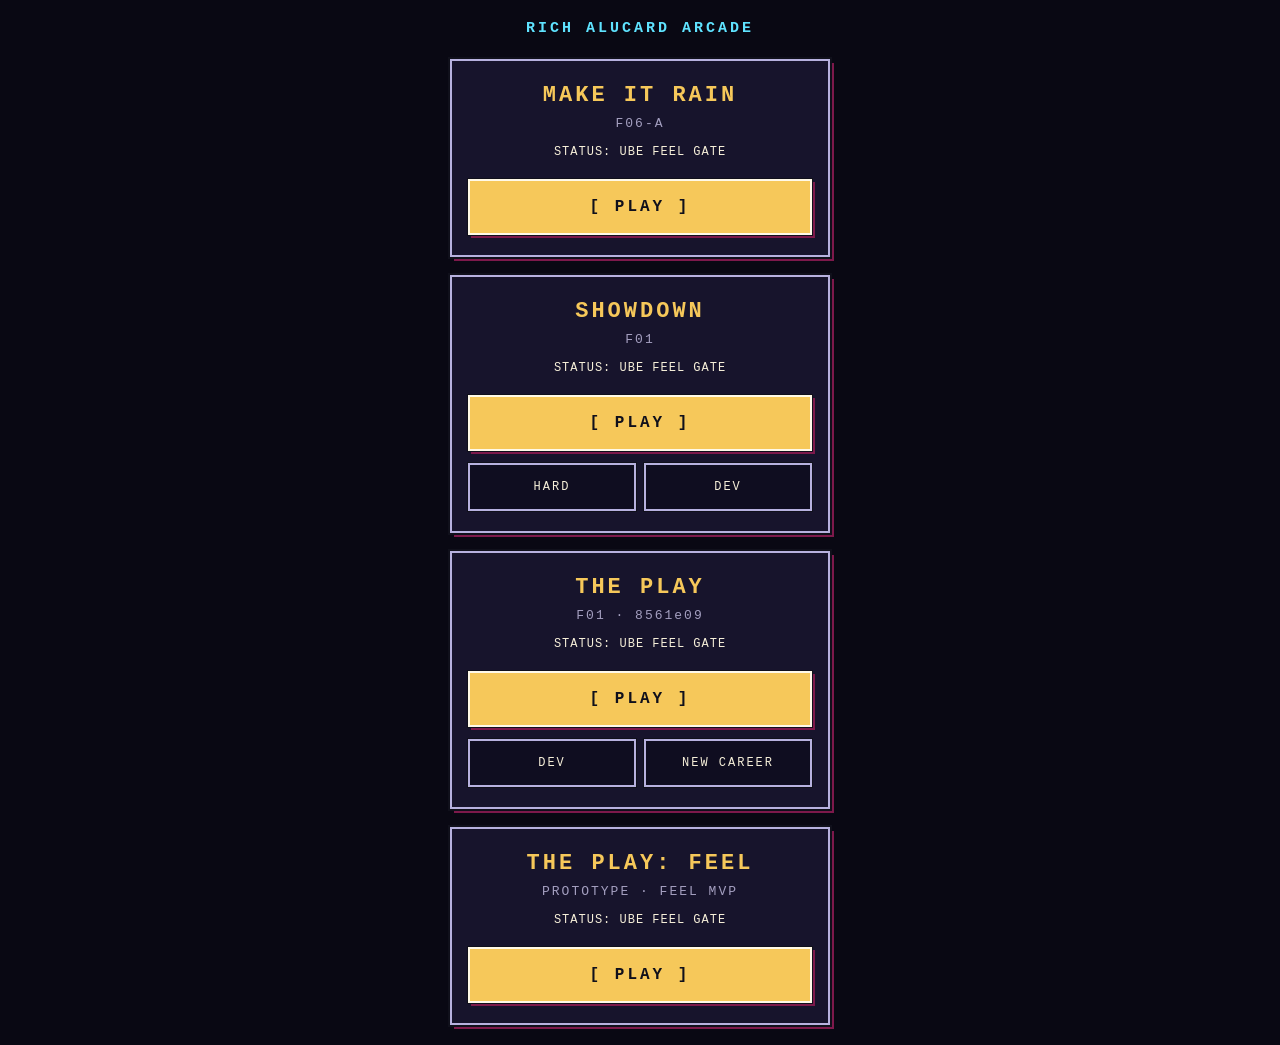
<file: index.html>
<!DOCTYPE html>
<html lang="en">
<head>
<meta charset="utf-8" />
<meta name="viewport" content="width=device-width, initial-scale=1, viewport-fit=cover" />
<meta name="robots" content="noindex" />
<title>RICH ALUCARD ARCADE</title>
<link rel="icon" href="data:," />
<style>
  :root { --bg: #090813; --ink: #10101b; --cream: #f6efd9; --lav: #b7b1df; --blood: #7d194b; --gold: #f6c85a; --dim: #a49fc0; --cyan: #5fe3ff; }
  * { box-sizing: border-box; }
  html, body { margin: 0; min-height: 100%; background: var(--bg); color: var(--cream); font-family: "Courier New", monospace; -webkit-text-size-adjust: 100%; }
  body { min-height: 100vh; min-height: 100dvh; display: grid; place-items: center; padding: 20px 16px; }
  .arcade { width: min(100%, 380px); text-align: center; }
  h1 { margin: 0 0 22px; font-size: 15px; letter-spacing: 3px; color: var(--cyan); font-weight: 700; }
  .card { border: 2px solid var(--lav); outline: 2px solid var(--ink); background: #17142c; box-shadow: 4px 4px 0 var(--blood); padding: 22px 16px 20px; }
  .card h2 { margin: 0; font-size: 22px; letter-spacing: 3px; color: var(--gold); }
  .tag { margin: 8px 0 0; font-size: 13px; letter-spacing: 2px; color: var(--dim); }
  .status { margin: 14px 0 20px; font-size: 12px; letter-spacing: 1px; color: var(--cream); }
  .play { display: block; width: 100%; min-height: 52px; line-height: 52px; font-size: 16px; font-weight: 700; letter-spacing: 3px; color: var(--ink); background: var(--gold); border: 2px solid #fff9e8; outline: 1px solid var(--ink); box-shadow: 3px 3px 0 var(--blood); text-decoration: none; }
  .play:active { transform: translate(1px, 1px); box-shadow: 2px 2px 0 var(--blood); }
  .play:focus-visible { outline: 2px solid var(--cyan); outline-offset: 2px; }
  .card + .card { margin-top: 18px; }
  .opts { margin: 12px 0 0; display: flex; gap: 8px; }
  .opts a { flex: 1; min-height: 44px; line-height: 44px; font-size: 12px; letter-spacing: 2px; color: var(--cream); border: 2px solid var(--lav); outline: 1px solid var(--ink); text-decoration: none; background: #0f0d20; }
  .opts a:focus-visible { outline: 2px solid var(--cyan); outline-offset: 2px; }
</style>
</head>
<body>
  <main class="arcade">
    <h1>RICH ALUCARD ARCADE</h1>
    <section class="card" aria-label="Make It Rain">
      <h2>MAKE IT RAIN</h2>
      <p class="tag">F06-A</p>
      <p class="status">STATUS: UBE FEEL GATE</p>
      <a class="play" href="make-it-rain/">[ PLAY ]</a>
    </section>
    <section class="card" aria-label="Showdown">
      <h2>SHOWDOWN</h2>
      <p class="tag">F01</p>
      <p class="status">STATUS: UBE FEEL GATE</p>
      <a class="play" href="showdown/">[ PLAY ]</a>
      <div class="opts"><a href="showdown/?hard=1">HARD</a><a href="showdown/?dev=1">DEV</a></div>
    </section>
    <section class="card" aria-label="The Play — Ube Feel Gate">
      <h2>THE PLAY</h2>
      <p class="tag">F01 · 8561e09</p>
      <p class="status">STATUS: UBE FEEL GATE</p>
      <a class="play" href="the-play/">[ PLAY ]</a>
      <div class="opts"><a href="the-play/?dev=1">DEV</a><a href="the-play/?fresh=1">NEW CAREER</a></div>
    </section>
    <section class="card" aria-label="The Play — Feel MVP">
      <h2>THE PLAY: FEEL</h2>
      <p class="tag">PROTOTYPE · FEEL MVP</p>
      <p class="status">STATUS: UBE FEEL GATE</p>
      <a class="play" href="the-play-feel/">[ PLAY ]</a>
    </section>
  </main>
</body>
</html>
</file>
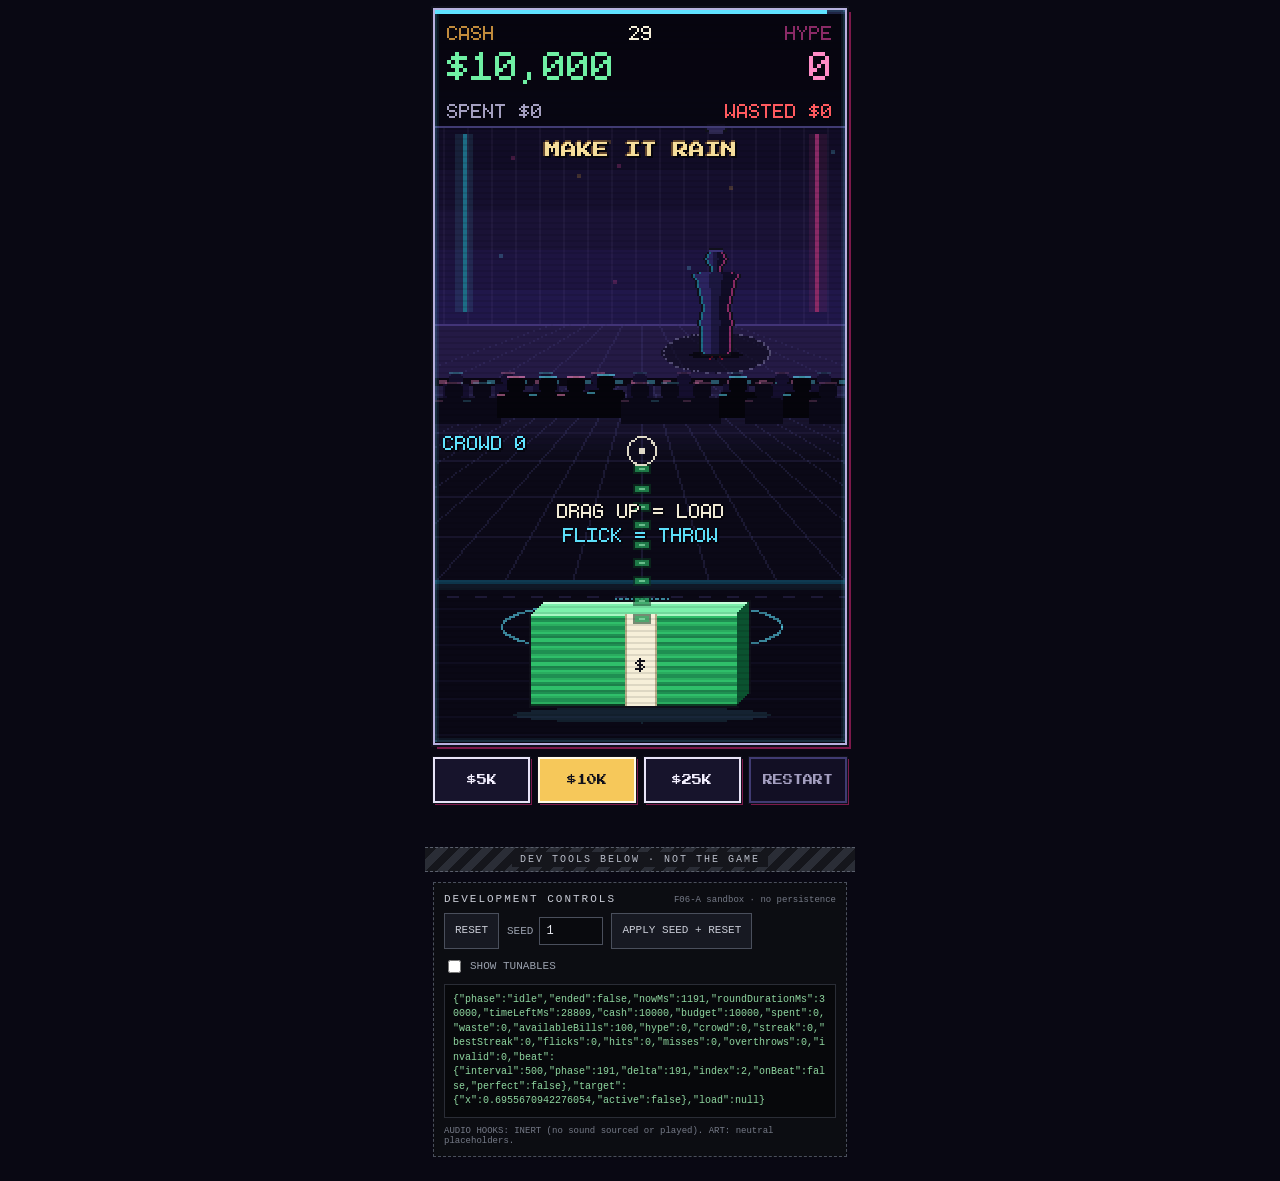
<file: make-it-rain/index.html>
<!DOCTYPE html>
<html lang="en">
<head>
<meta charset="utf-8" />
<meta name="viewport" content="width=device-width, initial-scale=1, viewport-fit=cover" />
<title>MAKE IT RAIN — Sandbox (F06-A)</title>
<link rel="icon" href="data:," />
<link rel="stylesheet" href="make_it_rain.css" />
</head>
<body>
  <!-- MAKE IT RAIN sandbox (F06-A). Neutral placeholder art, no audio. Everything above the DEV divider is the game; below is tooling. -->
  <main class="cab">
    <h1 class="app__title sr-only">MAKE IT RAIN</h1>

    <div class="stage" id="stage">
      <canvas id="stage-canvas" aria-label="Make It Rain sandbox stage. Press and drag up on the cash stack to load bills, then flick up to throw."></canvas>
      <div class="result-actions" id="result-actions" hidden>
        <button type="button" class="btn btn--again" id="result-again">RUN IT BACK</button>
      </div>
    </div>

    <div class="player-bar" id="player-bar" role="group" aria-label="Budget presets">
      <button type="button" class="btn btn--budget" data-budget="5000" aria-pressed="false">$5K</button>
      <button type="button" class="btn btn--budget" data-budget="10000" aria-pressed="true">$10K</button>
      <button type="button" class="btn btn--budget" data-budget="25000" aria-pressed="false">$25K</button>
      <button type="button" class="btn btn--ghost" id="player-restart">RESTART</button>
    </div>

    <div class="dev-divider" aria-hidden="true"><span>DEV TOOLS BELOW · NOT THE GAME</span></div>

    <!-- DEVELOPMENT CONTROLS — visually separated, NOT part of the mechanic. -->
    <aside class="dev" id="dev" aria-label="Development controls">
      <div class="dev__head">
        <span class="dev__tag">DEVELOPMENT CONTROLS</span>
        <span class="dev__note">F06-A sandbox · no persistence</span>
      </div>
      <div class="dev__row">
        <button type="button" class="btn btn--dev" id="dev-reset">RESET</button>
        <label class="dev__seed">
          SEED
          <input type="number" id="dev-seed" value="1" min="1" step="1" />
        </label>
        <button type="button" class="btn btn--dev" id="dev-seed-apply">APPLY SEED + RESET</button>
        <label class="dev__toggle">
          <input type="checkbox" id="dev-show-tunables" /> SHOW TUNABLES
        </label>
      </div>
      <pre class="dev__state" id="dev-state">state…</pre>
      <pre class="dev__tunables" id="dev-tunables" hidden></pre>
      <p class="dev__hint">AUDIO HOOKS: INERT (no sound sourced or played). ART: neutral placeholders.</p>
    </aside>
  </main>

  <script src="make_it_rain_tunables.js"></script>
  <script src="make_it_rain_core.js"></script>
  <script src="make_it_rain.js"></script>
  <script>
    (function () {
      'use strict';
      function boot() {
        var canvas = document.getElementById('stage-canvas');
        var again = document.getElementById('result-again');
        var actions = document.getElementById('result-actions');
        var budgetButtons = Array.prototype.slice.call(document.querySelectorAll('[data-budget]'));

        function markBudget(budget) {
          budgetButtons.forEach(function (btn) {
            btn.setAttribute('aria-pressed', Number(btn.getAttribute('data-budget')) === budget ? 'true' : 'false');
          });
        }

        var game = window.RAMakeItRainSandbox.mount(canvas, {
          seed: 1,
          onRoundStart: function (info) { actions.hidden = true; markBudget(info.budget); },
          onRoundEnd: function () { actions.hidden = false; }
        });
        // Exposed for the real-browser review harness only.
        window.makeItRainGame = game;

        var stateEl = document.getElementById('dev-state');
        var tunEl = document.getElementById('dev-tunables');
        var showTun = document.getElementById('dev-show-tunables');
        if (showTun) showTun.addEventListener('change', function () {
          tunEl.hidden = !showTun.checked;
          tunEl.textContent = showTun.checked
            ? JSON.stringify(game.tunables, null, 2)
            : '';
        });
        setInterval(function () {
          if (stateEl) stateEl.textContent = JSON.stringify(game.getState());
        }, 200);

        budgetButtons.forEach(function (btn) {
          btn.addEventListener('click', function () { game.startRound(Number(btn.getAttribute('data-budget'))); });
        });
        var restart = document.getElementById('player-restart');
        if (restart) restart.addEventListener('click', function () { game.startRound(game.core.budget); });
        if (again) again.addEventListener('click', function () { game.startRound(game.core.budget); });
        var reset = document.getElementById('dev-reset');
        if (reset) reset.addEventListener('click', function () { game.reset(); });
        var apply = document.getElementById('dev-seed-apply');
        if (apply) apply.addEventListener('click', function () {
          var seed = Number(document.getElementById('dev-seed').value) || 1;
          game.setSeed(seed);
          game.startRound(game.core.budget);
        });

        game.startRound();
      }
      if (document.readyState === 'loading') document.addEventListener('DOMContentLoaded', boot);
      else boot();
    })();
  </script>
</body>
</html>
</file>
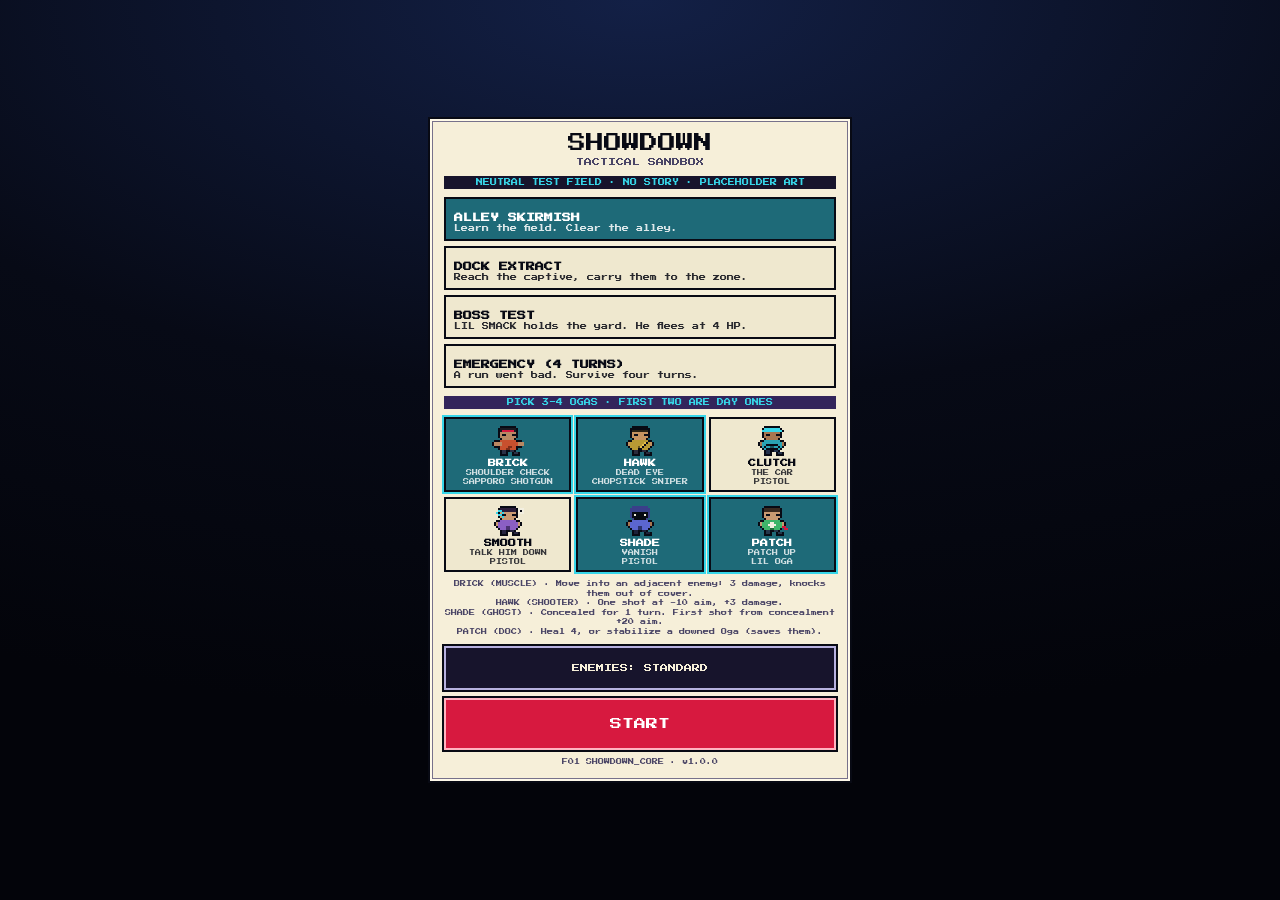
<file: showdown/index.html>
<!doctype html>
<html lang="en">
<head>
<meta charset="utf-8">
<meta name="viewport" content="width=device-width,initial-scale=1,viewport-fit=cover,user-scalable=no">
<meta name="theme-color" content="#070a16">
<meta name="robots" content="noindex">
<link rel="icon" href="data:,">
<title>Showdown Sandbox</title>
<style>
@font-face{font-family:"Press Start 2P";src:url("fonts/press-start-2p.ttf") format("truetype");font-display:swap}
*{box-sizing:border-box}html,body{margin:0;height:100%;background:#070a16;overflow:hidden;font-family:"Press Start 2P","Courier New",monospace}
noscript{color:#f6efd9;padding:16px;display:block}
</style>
<link rel="stylesheet" href="js/showdown.css">
</head>
<body>
<noscript>This sandbox needs JavaScript.</noscript>
<script src="js/rng.js"></script>
<script src="js/data.js"></script>
<script src="js/rules.js"></script>
<script src="js/engine.js"></script>
<script src="js/ai.js"></script>
<script src="js/maps.js"></script>
<script src="js/packets.js"></script>
<script src="js/showdown.js"></script>
<script src="js/sprites.js"></script>
<script src="js/sfx.js"></script>
<script src="js/ui.js"></script>
<script src="js/sandbox.js"></script>
<script>
(function(){
  var start=function(){window.RAShowdownSandbox.start(document.body);};
  if(document.fonts&&document.fonts.load){document.fonts.load('10px "Press Start 2P"').then(start,start);}else{start();}
})();
</script>
</body>
</html>
</file>
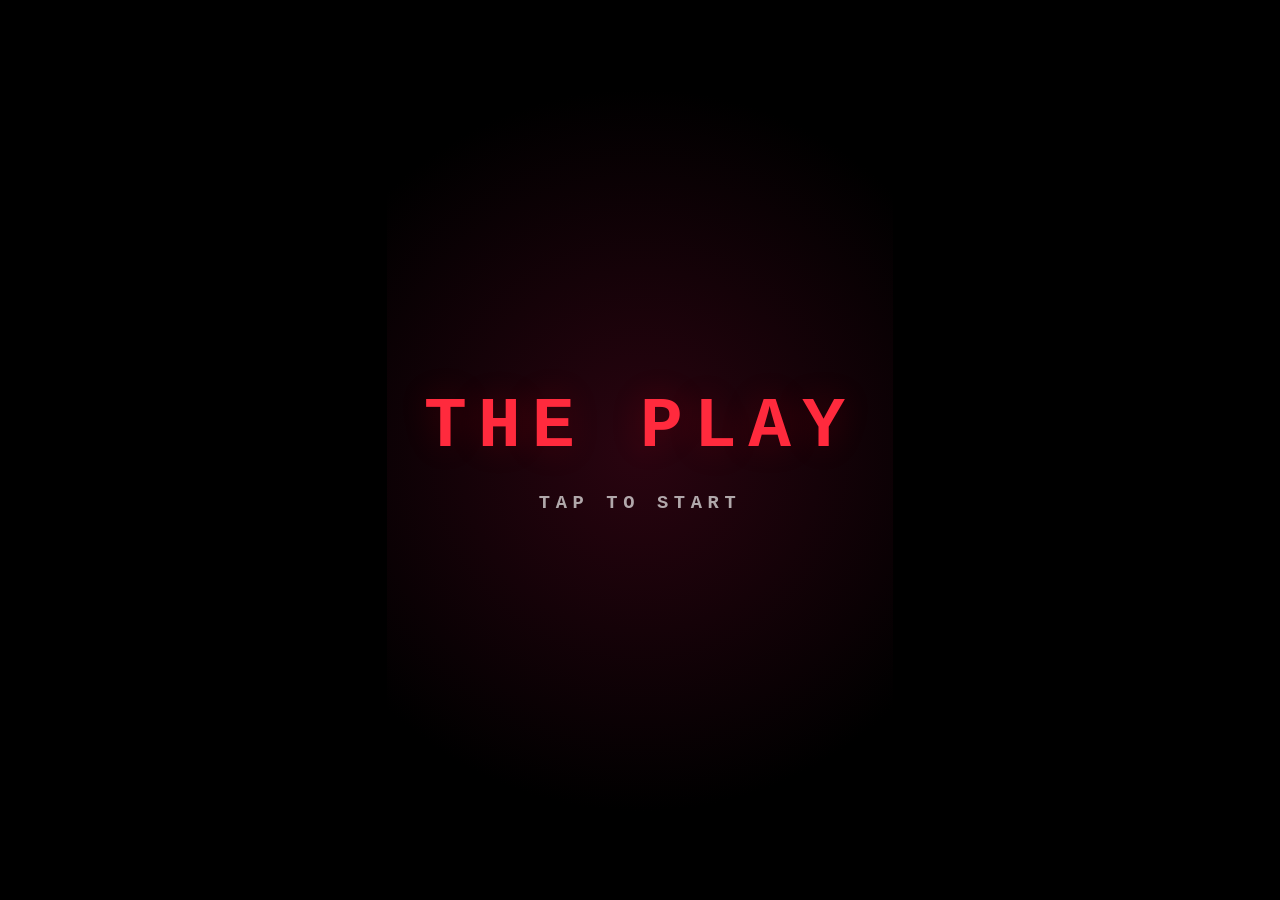
<file: the-play-feel/index.html>
<!doctype html>
<html lang="en"><head><meta charset="utf-8">
<meta name="viewport" content="width=device-width,initial-scale=1">
<title>THE PLAY — FEEL MVP</title>
<link rel="stylesheet" href="play.css">
</head><body>
<div id="stage"><div id="world"></div><div id="fade"></div></div>
<script type="module" src="play.js"></script>
</body></html>
</file>
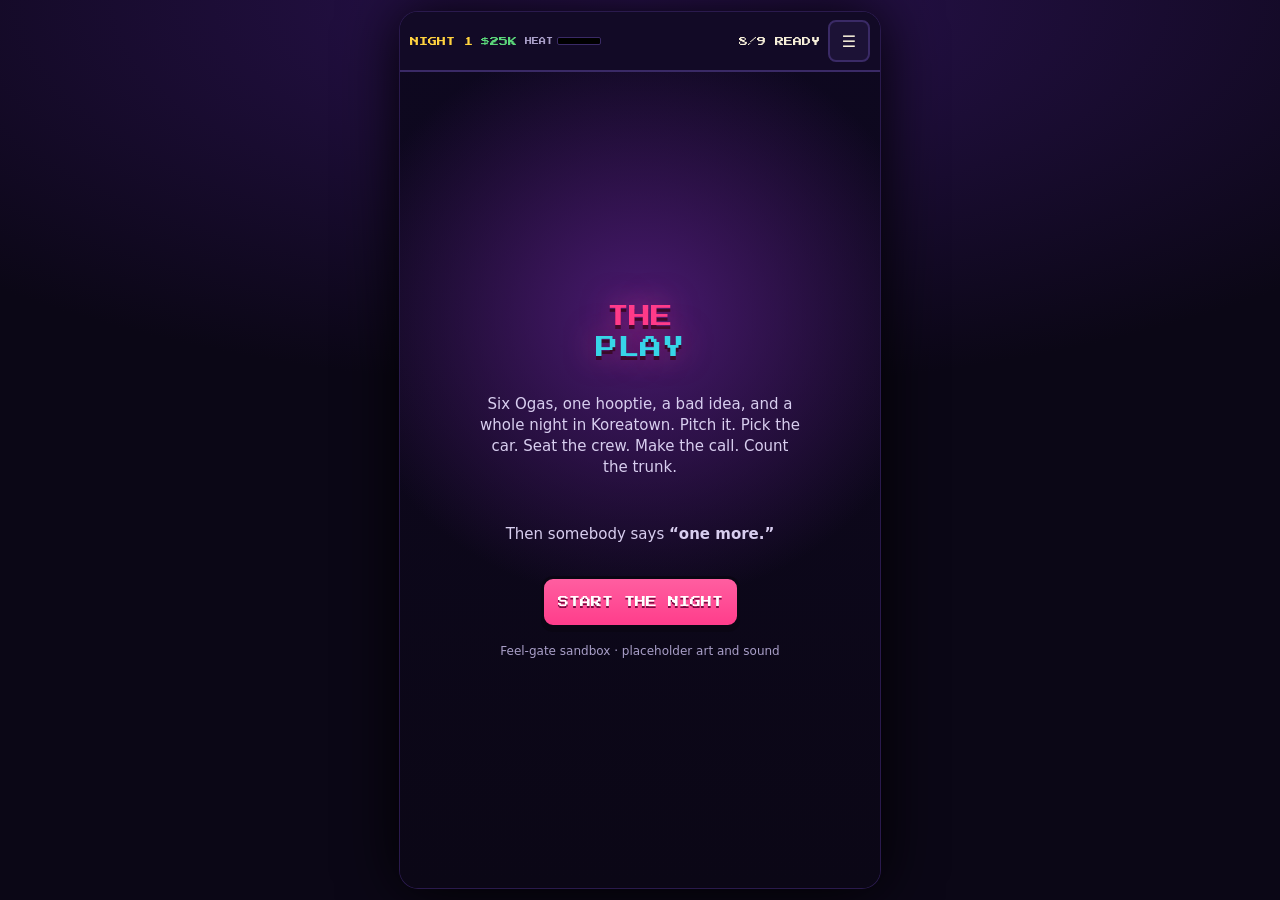
<file: the-play/index.html>
<!DOCTYPE html>
<html lang="en"><head><meta charset="utf-8"><meta name="viewport" content="width=device-width, initial-scale=1"><meta name="robots" content="noindex"><title>THE PLAY — UBE FEEL GATE</title>
<link rel="icon" href="data:,"><meta http-equiv="refresh" content="0; url=assets/f01/play/index.html"></head>
<body style="background:#090813;color:#f6efd9;font-family:monospace"><p><a href="assets/f01/play/index.html" style="color:#5fe3ff">THE PLAY — UBE FEEL GATE</a></p>
<script>location.replace('assets/f01/play/index.html'+location.search+location.hash);</script></body></html>
</file>
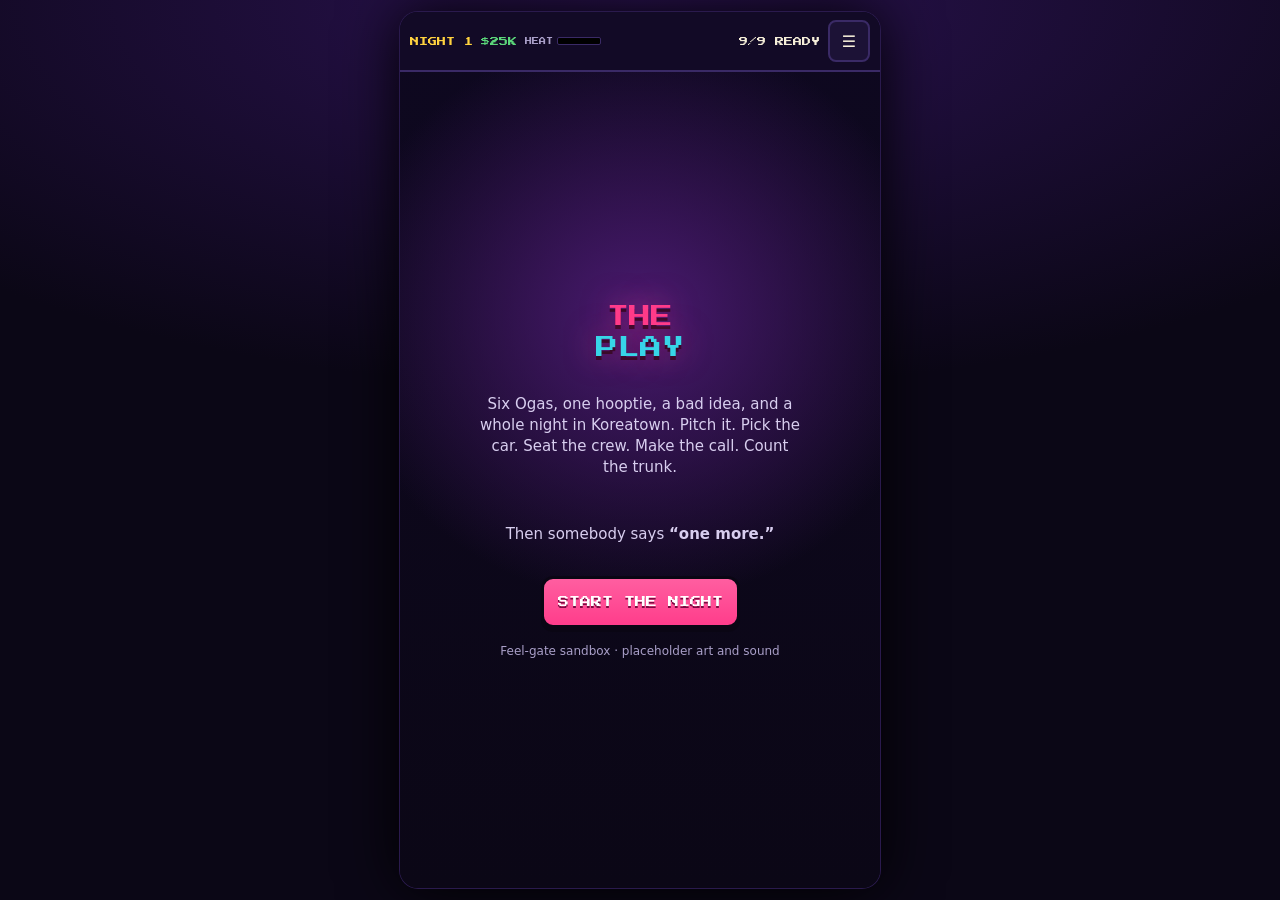
<file: the-play/assets/f01/play/index.html>
<!doctype html>
<html lang="en">
<head>
<meta charset="utf-8">
<meta name="viewport" content="width=device-width,initial-scale=1,viewport-fit=cover,user-scalable=no">
<meta name="theme-color" content="#0b0716">
<title>THE PLAY — Feel-Gate Sandbox</title>
<link rel="icon" href="data:image/svg+xml,%3Csvg xmlns=%27http://www.w3.org/2000/svg%27 viewBox=%270 0 16 16%27%3E%3Crect width=%2716%27 height=%2716%27 fill=%27%230b0716%27/%3E%3Crect x=%274%27 y=%274%27 width=%278%27 height=%278%27 fill=%27%23ff3d8b%27/%3E%3C/svg%3E">
<link rel="stylesheet" href="play.css">
</head>
<body>
<noscript>THE PLAY needs JavaScript.</noscript>
<div class="app">
  <div class="hud" id="hud"></div>
  <div class="stage" id="stage"></div>
</div>
<!-- The preserved F01 seeded RNG + authored data publish globals; the PLAY modules read them (see js/frag/F01/play/env.mjs). Serve over http(s): ES modules do not load from file://. -->
<script src="../../../js/frag/F01/rng.js"></script>
<script src="../../../js/frag/F01/data.js"></script>
<script src="../../../js/frag/F01/sprites.js"></script>
<script type="module">
  import {boot} from './play-ui.mjs';
  const start=()=>boot();
  if(document.fonts&&document.fonts.load){document.fonts.load('10px "Press Start 2P"').then(start,start);}else{start();}
</script>
</body>
</html>
</file>
<file: make-it-rain/make_it_rain.css>
/* MAKE IT RAIN sandbox styles (F06-A). Pixel-native presentation; fonts are bundled in ./fonts. */

@font-face { font-family: "Monogram"; src: url("fonts/monogram.ttf") format("truetype"); font-display: swap; }
@font-face { font-family: "Press Start 2P"; src: url("fonts/press-start-2p.ttf") format("truetype"); font-display: swap; }

:root {
  --bg: #090813;
  --ink: #10101b;
  --purple: #17142c;
  --purple-2: #241a45;
  --cream: #f6efd9;
  --lav: #b7b1df;
  --lav-2: #403b72;
  --blood: #7d194b;
  --gold: #c18b3c;
  --gold-hi: #f6c85a;
  --cyan: #5fe3ff;
  --dim: #a49fc0;
  --font: "Press Start 2P", "Courier New", monospace;
  --stage-w: min(100vw, 430px);
}

* { box-sizing: border-box; }

html, body {
  margin: 0;
  padding: 0;
  background: var(--bg);
  color: var(--cream);
  font-family: "Courier New", monospace;
  -webkit-text-size-adjust: 100%;
  overscroll-behavior: none;
}

body { min-height: 100vh; min-height: 100dvh; }

.sr-only {
  position: absolute; width: 1px; height: 1px; margin: -1px; padding: 0;
  overflow: hidden; clip: rect(0, 0, 0, 0); white-space: nowrap; border: 0;
}

/* ---- the game cabinet ---- */
.cab {
  width: var(--stage-w);
  margin: 0 auto;
  padding: 8px 8px 24px;
}

/* ---- stage ---- */
.stage {
  position: relative;
  width: 100%;
  height: 560px; /* fallback */
  height: clamp(380px, calc(100vh - 92px), calc((var(--stage-w) - 16px) * 1.78));
  height: clamp(380px, calc(100dvh - 92px), calc((var(--stage-w) - 16px) * 1.78));
  display: grid;
  place-items: center;
  border: 2px solid var(--lav);
  outline: 2px solid var(--ink);
  background: #07060f;
  box-shadow: 4px 4px 0 var(--blood);
  overflow: hidden;
}

#stage-canvas {
  display: block;
  width: 100%;
  height: 100%;
  image-rendering: pixelated;
  image-rendering: crisp-edges;
  image-rendering: pixelated;
  touch-action: none;
  -webkit-user-select: none;
  user-select: none;
  -webkit-touch-callout: none;
  cursor: crosshair;
}

.result-actions {
  position: absolute;
  left: 0; right: 0; bottom: 10px;
  display: flex;
  justify-content: center;
  pointer-events: none;
}
.result-actions[hidden] { display: none; }
.result-actions .btn { pointer-events: auto; }

/* ---- player bar (part of the game surface) ---- */
.player-bar {
  display: grid;
  grid-template-columns: repeat(3, 1fr) auto;
  gap: 8px;
  margin-top: 12px;
}

.btn {
  font-family: var(--font);
  font-size: 10px;
  letter-spacing: 0;
  line-height: 1.2;
  color: #f4f0ff;
  background: var(--purple);
  border: 2px solid #e8e4f8;
  outline: 1px solid var(--ink);
  border-radius: 0;
  padding: 10px 8px;
  min-height: 46px;           /* touch target >= 44 */
  min-width: 44px;
  cursor: pointer;
  touch-action: manipulation;
  -webkit-user-select: none;
  user-select: none;
  box-shadow: 2px 2px 0 var(--blood);
}

.btn:active { transform: translate(1px, 1px); box-shadow: 1px 1px 0 var(--blood); }
.btn:focus-visible { outline: 2px solid var(--cyan); outline-offset: 2px; }

.btn--budget[aria-pressed="true"] {
  background: var(--gold-hi);
  color: var(--ink);
  border-color: #fff9e8;
}
.btn--ghost { color: var(--dim); background: #120f24; border-color: var(--lav-2); padding: 10px 12px; }

.btn--again {
  min-width: 190px;
  min-height: 46px;
  font-size: 11px;
  background: var(--gold-hi);
  color: var(--ink);
  border-color: #fff9e8;
  box-shadow: 3px 3px 0 var(--blood);
}

/* ---- development panel: unmistakably tooling, not gameplay ---- */
.dev-divider {
  margin: 44px -8px 0;
  padding: 6px 8px;
  text-align: center;
  font-family: "Courier New", monospace;
  font-size: 10px;
  letter-spacing: 2px;
  color: #b8bcc8;
  background: repeating-linear-gradient(-45deg, #2a2d36 0 8px, #15161c 8px 16px);
  border-top: 1px dashed #5a5f6c;
  border-bottom: 1px dashed #5a5f6c;
}
.dev-divider span { background: #15161c; padding: 2px 8px; }

.dev {
  margin-top: 10px;
  padding: 10px;
  border: 1px dashed #4a4f5c;
  background: #0c0d12;
  font-family: "Courier New", monospace;
  color: #9aa0ad;
}

.dev__head {
  display: flex;
  justify-content: space-between;
  align-items: baseline;
  gap: 8px;
  margin-bottom: 8px;
}

.dev__tag { font-size: 11px; letter-spacing: 2px; color: #c9ccd6; }
.dev__note { font-size: 9px; color: #767b88; }

.dev__row {
  display: flex;
  flex-wrap: wrap;
  align-items: center;
  gap: 8px;
}

.dev .btn--dev {
  font-family: "Courier New", monospace;
  font-size: 11px;
  padding: 8px 10px;
  min-height: 36px;
  color: #c9ccd6;
  background: #171922;
  border: 1px solid #4a4f5c;
  outline: none;
  box-shadow: none;
}

.dev__seed,
.dev__toggle {
  font-size: 11px;
  color: #9aa0ad;
  display: inline-flex;
  align-items: center;
  gap: 6px;
}

.dev__seed input {
  width: 64px;
  font-family: inherit;
  font-size: 12px;
  color: #e6e8ee;
  background: #090a0e;
  border: 1px solid #4a4f5c;
  padding: 6px;
}

.dev__state,
.dev__tunables {
  margin: 8px 0 0;
  padding: 8px;
  max-height: 180px;
  overflow: auto;
  font-size: 10px;
  line-height: 1.45;
  color: #8fd7a0;
  background: #07080b;
  border: 1px solid #2a2d36;
  white-space: pre-wrap;
  word-break: break-word;
}

.dev__hint { margin: 8px 0 0; font-size: 9px; color: #767b88; }

@media (max-width: 380px) {
  .cab { padding: 6px 6px 20px; }
  .btn { font-size: 9px; padding: 9px 6px; }
  .btn--ghost { padding: 9px 8px; }
  .dev-divider { margin-left: -6px; margin-right: -6px; }
}

@media (prefers-reduced-motion: reduce) {
  .btn:active { transform: none; }
}
</file>
<file: showdown/js/showdown.css>
/* F01 SHOWDOWN_CORE — sandbox / tactical presentation. Cold neon noir over the Gothic-Pokemon-hybrid panels:
   teal-cyan streetlight vs blood red, bone-cream panels with ink outlines, Press Start 2P, hard pixel edges, stepped motion.
   Everything is scoped under .sd so it can never touch the accepted game's CSS. */
.sd,.sb{--ink:#080a14;--night:#070a16;--night2:#0d1330;--teal:#37d5e8;--teal-d:#1e6a78;--blood:#d7193f;--blood-d:#7d194b;--bone:#f6efd9;--bone-d:#ddd5bb;--gold:#e8c14a;--purple:#17142c;--purple-l:#33255b;--green:#5fe08a;--line:#b7b1df;--dim:#8f8aa8;--tile:56px;--step:90ms;--font:"Press Start 2P","Courier New",monospace;font-family:var(--font);color:var(--bone);image-rendering:pixelated;-webkit-user-select:none;user-select:none;touch-action:manipulation;-webkit-tap-highlight-color:transparent}
.sd{position:fixed;inset:0;z-index:5000;display:grid;overflow:hidden;background:radial-gradient(120% 80% at 50% 0%,#132046 0%,var(--night) 55%,#03040a 100%);font-size:9px;line-height:1.35;
 grid-template-rows:auto auto minmax(0,1fr) auto;grid-template-columns:minmax(0,1fr);grid-template-areas:"top" "chips" "stage" "cmd"}
.sd *,.sb *{box-sizing:border-box}
:where(.sd,.sb) button{font:inherit;color:inherit;cursor:pointer;border:0;background:none;padding:0;touch-action:manipulation}
:where(.sd,.sb) button:focus-visible,.sd [tabindex]:focus-visible{outline:2px solid var(--teal);outline-offset:1px}
.sd img,.sb img{image-rendering:pixelated}
/* ambience: rain + haze (decorative, stepped, no blur) */
.sd-rain{position:absolute;inset:0;pointer-events:none;z-index:1;opacity:.5;background:repeating-linear-gradient(105deg,transparent 0 7px,rgba(140,220,255,.16) 7px 8px,transparent 8px 19px);background-size:38px 38px;animation:sd-rain .5s steps(4) infinite}
@keyframes sd-rain{to{background-position:-12px 38px}}
.sd-haze{position:absolute;inset:0;pointer-events:none;z-index:1;background:linear-gradient(180deg,rgba(55,213,232,.10),transparent 30%,transparent 70%,rgba(215,25,63,.10))}
/* header */
.sd-top{grid-area:top;position:relative;z-index:6;display:flex;align-items:stretch;gap:6px;padding:6px 8px 4px;min-height:40px}
.sd-btn{background:var(--purple);border:2px solid var(--line);outline:2px solid var(--ink);color:var(--bone);padding:6px 8px;min-height:36px;min-width:44px;display:inline-flex;align-items:center;justify-content:center;gap:5px;letter-spacing:0;text-transform:uppercase}
.sd-btn:active{transform:translateY(1px);background:var(--purple-l)}
.sd-turn{display:flex;flex-direction:column;justify-content:center;align-items:center;background:var(--bone);color:var(--ink);border:2px solid #fef9e9;outline:2px solid var(--ink);padding:3px 8px;min-width:46px}
.sd-turn span{font-size:6px;color:#5a5570}.sd-turn b{font-size:15px;line-height:1}
.sd-obj{flex:1;min-width:0;display:flex;flex-direction:column;justify-content:center;padding:0 2px}
.sd-obj .k{font-size:6px;color:var(--teal);letter-spacing:0;white-space:nowrap;overflow:hidden;text-overflow:ellipsis}.sd-obj .v{font-size:8px;color:var(--bone);white-space:nowrap;overflow:hidden;text-overflow:ellipsis}
.sd-phase{font-size:7px;padding:2px 5px;margin-top:2px;align-self:flex-start;background:var(--teal-d);color:#e8f8ff}
.sd[data-phase=ENEMY] .sd-phase{background:var(--blood);color:#fff}
.sd-rich{background:#0d0d16;border-color:var(--blood);color:var(--bone);animation:sd-pulse 1s steps(2) infinite}
.sd-rich[hidden]{display:none}
.sd-side{display:contents}
@keyframes sd-pulse{50%{box-shadow:0 0 0 3px rgba(215,25,63,.55)}}
/* chips = turn order (squad in your phase, enemies in theirs) */
.sd-chips{grid-area:chips;position:relative;z-index:6;display:flex;gap:5px;padding:2px 8px 4px;overflow:hidden;justify-content:center;min-height:44px}
.sd-chip{position:relative;flex:0 1 46px;min-width:38px;height:44px;background:var(--purple);border:2px solid #4a4680;outline:1px solid var(--ink);display:flex;flex-direction:column;align-items:center;justify-content:flex-end;padding:0 0 3px}
.sd-chip img{position:absolute;top:1px;left:50%;width:28px;height:28px;transform:translateX(-50%)}
.sd-chip .cb{position:relative;width:78%;height:4px;background:#050510;border:1px solid var(--ink);margin-bottom:2px}.sd-chip .cb i{display:block;height:100%;background:var(--green)}
.sd-chip .ap{display:flex;gap:2px;height:4px}.sd-chip .ap b{width:6px;height:4px;background:var(--gold)}.sd-chip .ap b.off{background:#2a2748}
.sd-chip.sel{border-color:var(--teal);box-shadow:0 0 0 2px var(--teal-d);transform:translateY(-1px)}
.sd-chip.done{opacity:.55}.sd-chip.down{border-color:var(--blood);background:#2a0d18}.sd-chip.down img{filter:grayscale(1) brightness(.6)}
.sd-chip.foe{border-color:#3e7a4a;background:#0f2416}.sd-chip.foe.act{border-color:var(--gold);box-shadow:0 0 0 2px #7a6320;transform:translateY(-2px)}
.sd-chip .tag{position:absolute;right:-2px;top:-5px;background:var(--blood);color:#fff;font-size:6px;padding:1px 2px}
/* stage + board */
.sd-stage{grid-area:stage;position:relative;z-index:3;display:grid;place-items:center;min-height:0;min-width:0;padding:2px 0}
.sd-frame{position:relative;padding:4px;background:#1b1838;border:2px solid var(--line);outline:2px solid var(--ink);box-shadow:inset 0 0 0 2px #403b72,0 0 0 3px rgba(55,213,232,.14),0 0 40px rgba(55,213,232,.10)}
.sd-board{position:relative;width:calc(var(--tile)*6);height:calc(var(--tile)*9);overflow:hidden;background:#0c1122;transform-origin:50% 50%;transition:transform 260ms steps(4)}
.sd-board.zoom{transform:scale(1.07)}.sd-board.shake{animation:sd-shake 200ms steps(4)}
@keyframes sd-shake{25%{transform:translate(-3px,1px)}50%{transform:translate(3px,-2px)}75%{transform:translate(-2px,2px)}}
.sd-ground,.sd-hl,.sd-props,.sd-units,.sd-fxl,.sd-fog{position:absolute;inset:0;pointer-events:none}
.sd-ground{display:grid;grid-template-columns:repeat(6,var(--tile));grid-template-rows:repeat(9,var(--tile))}
.sd-ground i{display:block;background-size:100% 100%;image-rendering:pixelated}
.sd-board{cursor:pointer}
.sd-ground:after{content:"";position:absolute;inset:0;background:linear-gradient(90deg,rgba(255,255,255,.035) 1px,transparent 1px) 0 0/var(--tile) var(--tile),linear-gradient(0deg,rgba(255,255,255,.035) 1px,transparent 1px) 0 0/var(--tile) var(--tile);pointer-events:none}
/* headlight cone + colour grade (pure overlays, the environment art underneath stays frozen) */
.sd-grade{position:absolute;inset:0;pointer-events:none;z-index:9;mix-blend-mode:screen;background:radial-gradient(70% 45% at 22% 100%,rgba(55,213,232,.14),transparent 70%),radial-gradient(60% 40% at 90% 0%,rgba(215,25,63,.13),transparent 70%)}
.sd-vig{position:absolute;inset:0;pointer-events:none;z-index:9;box-shadow:inset 0 0 40px 8px rgba(3,4,10,.65)}
.sd-tile{position:absolute;width:var(--tile);height:var(--tile);left:calc(var(--x)*var(--tile));top:calc(var(--y)*var(--tile))}
.sd-hl .sd-tile{pointer-events:none}
.sd .hl-move{background:rgba(55,213,232,.24);box-shadow:inset 0 0 0 2px var(--teal)}
.sd .hl-dash{background:rgba(232,193,74,.20);box-shadow:inset 0 0 0 2px var(--gold)}
.sd .hl-path{background:rgba(246,239,217,.18);box-shadow:inset 0 0 0 2px var(--bone)}
.sd .hl-dest{background:rgba(246,239,217,.30);box-shadow:inset 0 0 0 3px var(--bone);animation:sd-blink .6s steps(2) infinite}
.sd .hl-target{background:rgba(215,25,63,.22);box-shadow:inset 0 0 0 3px var(--blood);animation:sd-blink .5s steps(2) infinite}
.sd .hl-sel{box-shadow:inset 0 0 0 2px var(--teal)}
.sd .hl-exit{box-shadow:inset 0 -3px 0 0 rgba(232,193,74,.6)}
.sd .hl-area{background:rgba(255,120,40,.28);box-shadow:inset 0 0 0 2px #ff8a3a}
.sd .hl-friend{background:rgba(95,224,138,.22);box-shadow:inset 0 0 0 3px var(--green);animation:sd-blink .5s steps(2) infinite}
@keyframes sd-blink{50%{filter:brightness(1.6)}}
.sd-fog i{position:absolute;width:var(--tile);height:var(--tile);left:calc(var(--x)*var(--tile));top:calc(var(--y)*var(--tile));background:rgba(3,5,14,.5);transition:opacity 200ms steps(3)}
.sd-fog{pointer-events:none;z-index:4}
/* props */
.sd-prop{position:absolute;width:var(--tile);height:var(--tile);left:calc(var(--x)*var(--tile));top:calc(var(--y)*var(--tile));z-index:2;background-size:100% 100%;image-rendering:pixelated;transition:opacity 200ms steps(3)}
.sd-prop.full{filter:drop-shadow(0 0 0 #000)}.sd-prop.new{animation:sd-drop .3s steps(4)}
@keyframes sd-drop{from{transform:translateX(160%)}to{transform:none}}
.sd-prop .pl{position:absolute;right:1px;top:1px;width:14px;height:14px;background-size:100% 100%;opacity:.9}
/* units */
.sd .u{position:absolute;left:0;top:0;width:var(--tile);height:var(--tile);z-index:5;transform:translate(calc(var(--x)*var(--tile)),calc(var(--y)*var(--tile)));transition:transform var(--step) steps(4)}
.sd .u .spr{position:absolute;left:8%;top:6%;width:84%;height:84%;background-size:100% 100%;image-rendering:pixelated;filter:drop-shadow(0 2px 0 rgba(0,0,0,.6));transition:transform 120ms steps(3),filter 120ms steps(3)}
.sd .u.foe .spr{transform:scaleX(-1)}
.sd .u.foe.boss .spr{left:0;top:0;width:100%;height:100%}
.sd .u .hp{position:absolute;left:14%;right:14%;top:-1px;height:5px;background:#050510;border:1px solid var(--ink);z-index:2}
.sd .u .hp i{display:block;height:100%;background:var(--green);transition:width 260ms steps(5)}
.sd .u .hp i.mid{background:var(--gold)}.u .hp i.low{background:var(--blood)}
.sd .u .hp:after{content:"";position:absolute;inset:0;background:repeating-linear-gradient(90deg,transparent 0 calc(100%/var(--max) - 1px),rgba(0,0,0,.65) calc(100%/var(--max) - 1px) calc(100%/var(--max)))}
.sd .u.foe .hp i{background:#e0603a}.u.foe .hp i.low{background:var(--blood)}
.sd .u .sel{display:none;position:absolute;inset:1px;box-shadow:0 0 0 2px var(--teal);pointer-events:none;animation:sd-blink .8s steps(2) infinite}
.sd .u.sel .sel{display:block}
.sd .u.done .spr{filter:grayscale(.7) brightness(.7)}
.sd .u.downed .spr{transform:rotate(90deg) scale(.86);filter:grayscale(1) brightness(.55) drop-shadow(0 0 4px var(--blood))}
.sd .u.carried{display:none}
.sd .u.hit .spr{filter:brightness(2.4) saturate(0);}
.sd .u.lunge-r .spr{transform:translateX(6px)}.u.lunge-l .spr{transform:translateX(-6px)}.u.lunge-u .spr{transform:translateY(-6px)}.u.lunge-d .spr{transform:translateY(6px)}
.sd .u.foe.lunge-r .spr{transform:scaleX(-1) translateX(-6px)}.u.foe.lunge-l .spr{transform:scaleX(-1) translateX(6px)}
.sd .u.gone{opacity:0;transition:opacity 300ms steps(5)}
.sd .u.pop{animation:sd-pop .35s steps(4)}
@keyframes sd-pop{from{transform:translate(calc(var(--x)*var(--tile)),calc(var(--y)*var(--tile) - 14px));opacity:0}}
.sd .u.vanish .spr{opacity:.35;filter:hue-rotate(40deg) brightness(1.4)}
.sd .u .bd{position:absolute;right:0;bottom:0;display:flex;flex-direction:column;gap:1px;align-items:flex-end;z-index:3}
.sd .u .bd img{width:14px;height:14px;background:rgba(8,10,20,.85);padding:2px}
.sd .u .tg{position:absolute;left:2px;bottom:1px;font-size:6px;color:var(--ink);background:var(--gold);padding:1px 2px;z-index:3;letter-spacing:0}
.sd .u .tg.r{background:var(--teal)}.u .tg.x{background:var(--blood);color:#fff}
.sd .u .cv{position:absolute;left:1px;top:6px;width:16px;height:16px;padding:2px;background:rgba(8,10,20,.85);z-index:3}
.sd .u .cv.flank{background:var(--blood)}
.sd .u.foe .lbl,.u .lbl{display:none}
/* fx layer */
.sd-fxl{z-index:8;pointer-events:none}
.sd .fx-num{position:absolute;z-index:8;font-size:11px;color:#fff;text-shadow:1px 1px 0 var(--ink),-1px 1px 0 var(--ink),1px -1px 0 var(--ink),-1px -1px 0 var(--ink);transform:translate(-50%,0);animation:sd-float .9s steps(8) forwards;white-space:nowrap}
.sd .fx-num.crit{color:var(--gold);font-size:13px}.fx-num.miss{color:#9aa0b8;font-size:9px}.fx-num.heal{color:var(--green)}.fx-num.lbl{color:var(--teal);font-size:8px}
@keyframes sd-float{to{transform:translate(-50%,-30px);opacity:0}}
.sd .fx-trace{position:absolute;height:3px;transform-origin:0 50%;background:linear-gradient(90deg,var(--bone),var(--teal));animation:sd-trace .16s steps(4) forwards;z-index:7}
.sd .fx-trace.foe{background:linear-gradient(90deg,var(--bone),var(--blood))}.fx-trace.miss{opacity:.6}
@keyframes sd-trace{from{clip-path:inset(0 100% 0 0)}to{clip-path:inset(0 0 0 0)}}
.sd .fx-boom{position:absolute;z-index:7;background:radial-gradient(circle at 50% 50%,#fff 0 12%,#ffb03a 13% 40%,#d7501a 41% 70%,transparent 71%);animation:sd-boom .4s steps(5) forwards}
@keyframes sd-boom{from{transform:scale(.3);opacity:1}to{transform:scale(1.15);opacity:0}}
.sd .fx-blood{position:absolute;z-index:7;background:radial-gradient(circle,#ff5a78 0 30%,var(--blood) 31% 65%,transparent 66%);animation:sd-boom .5s steps(5) forwards}
.sd .fx-spark{position:absolute;z-index:7;width:10px;height:10px;background:var(--gold);animation:sd-boom .25s steps(3) forwards}
.sd .fx-car{position:absolute;z-index:7;height:var(--tile);animation:sd-car .6s steps(8) forwards;background-size:100% 100%}
@keyframes sd-car{from{transform:translateX(-140%)}to{transform:translateX(140%)}}
/* banners / captions */
.sd-banner{position:absolute;left:0;right:0;top:36%;z-index:12;display:grid;place-items:center;pointer-events:none}
.sd-banner b{display:block;padding:8px 16px;background:linear-gradient(90deg,transparent,rgba(8,10,20,.92) 12%,rgba(8,10,20,.92) 88%,transparent);color:var(--bone);font-size:14px;letter-spacing:1px;text-align:center;border-top:2px solid var(--teal);border-bottom:2px solid var(--teal);animation:sd-banner 1.1s steps(11) forwards;white-space:nowrap}
.sd-banner.red b{border-color:var(--blood);color:#ffd9df}.sd-banner.gold b{border-color:var(--gold);color:var(--gold)}
.sd-banner small{display:block;font-size:7px;margin-top:4px;color:var(--teal)}
@keyframes sd-banner{0%{transform:translateX(-40%);opacity:0}15%{transform:none;opacity:1}80%{opacity:1}100%{transform:translateX(30%);opacity:0}}
.sd-caption{position:absolute;left:8px;right:8px;top:14px;z-index:13;display:none;justify-content:center;pointer-events:none}
.sd-caption.show{display:flex;animation:sd-cap 1.6s steps(12) forwards}
.sd-caption .p{display:flex;gap:6px;align-items:center;background:var(--bone);color:var(--ink);border:2px solid #fef9e9;outline:2px solid var(--ink);padding:6px 9px;border-radius:0}
.sd-caption .av{width:16px;height:16px;background:var(--blood);border:2px solid var(--ink)}
.sd-caption .h{font-size:6px;color:#5a5570;display:block}.sd-caption b{font-size:13px}
@keyframes sd-cap{0%{transform:translateY(-14px);opacity:0}15%{transform:none;opacity:1}85%{opacity:1}100%{opacity:0}}
.sd-flash{position:absolute;inset:0;z-index:10;pointer-events:none;opacity:0}.sd-flash.on{animation:sd-flash .45s steps(5)}
.sd-flash.red{background:rgba(215,25,63,.5)}.sd-flash.cyan{background:rgba(55,213,232,.35)}.sd-flash.white{background:rgba(255,255,255,.6)}
@keyframes sd-flash{0%{opacity:1}100%{opacity:0}}
/* command panel */
.sd-cmd{grid-area:cmd;position:relative;z-index:7;padding:6px 8px calc(8px + env(safe-area-inset-bottom));display:grid;gap:6px;max-width:520px;width:100%;margin:0 auto}
.sd .panel,.sb .panel{background:var(--bone);color:var(--ink);border:2px solid #fef9e9;outline:2px solid var(--ink);box-shadow:inset 0 0 0 1px #77718b}
.sd-cmd{overflow:hidden auto}
.sd-card{min-height:84px;display:grid;grid-template-columns:auto minmax(0,1fr) auto;gap:8px;align-items:center;padding:6px 8px}
.sd-card .pic{width:40px;height:40px;background:var(--purple);border:2px solid var(--ink);display:grid;place-items:center}.sd-card .pic img{width:34px;height:34px}
.sd-card .nm{font-size:10px;white-space:nowrap;overflow:hidden;text-overflow:ellipsis}.sd-card .cl{font-size:7px;color:#5a5570;margin-top:2px;line-height:1.4}
.sd-card .bar{display:flex;align-items:center;gap:5px;margin-top:4px}.sd-card .bar .hpb{flex:1;height:8px;background:#1a1830;border:2px solid var(--ink);position:relative}.sd-card .bar .hpb i{display:block;height:100%;background:#20c66b}
.sd-card .bar .hpb i.mid{background:#c9a227}.sd-card .bar .hpb i.low{background:var(--blood)}.sd-card .bar span{font-size:8px}
.sd-card .wpi{display:none}
.sd-card .wp{font-size:7px;margin-top:3px;color:#3a3560}
.sd-card .st{display:flex;gap:3px;flex-wrap:wrap;margin-top:3px}.sd-card .st em{font-style:normal;font-size:6px;background:var(--purple);color:var(--bone);padding:1px 3px}
.sd-end{background:var(--blood);color:#fff;border:2px solid #ffb3c0;outline:2px solid var(--ink);padding:0 8px;min-width:64px;min-height:56px;font-size:9px;line-height:1.3;text-align:center}
.sd-end.warn{background:var(--gold);color:var(--ink);border-color:#fff6c8}.sd-end.pulse{animation:sd-pulse 1s steps(2) infinite}.sd-end[disabled]{opacity:.4}
.sd-acts{display:grid;grid-template-columns:repeat(4,minmax(0,1fr));gap:5px}
.sd-act{position:relative;min-height:46px;background:var(--purple);border:2px solid var(--line);outline:2px solid var(--ink);color:var(--bone);display:flex;flex-direction:column;align-items:center;justify-content:center;gap:4px;padding:4px 1px;font-size:7px;line-height:1.1;text-transform:uppercase}
.sd-act img{width:14px;height:14px}
.sd-act:active{transform:translateY(1px)}
.sd-act.on{background:var(--teal-d);border-color:var(--teal)}
.sd-act.off{opacity:.42;border-color:#514e78}
.sd-act .kb{position:absolute;left:2px;top:1px;font-size:6px;color:var(--dim)}
.sd-act .n{position:absolute;right:2px;top:2px;background:var(--blood);color:#fff;font-size:6px;padding:1px 2px}
.sd-hint{font-size:7px;line-height:1.5;color:var(--bone);background:rgba(8,10,20,.78);border:1px solid #403b72;padding:5px 7px;text-align:center}
.sd-hint b{color:var(--teal)}
/* target sheet (hit chance) */
.sd-sheet-t{padding:6px 8px;display:grid;gap:4px}
.sd-sheet-t .hd{display:flex;align-items:center;gap:8px}.sd-sheet-t .big{font-size:26px;line-height:1;min-width:88px}
.sd-sheet-t .big small{font-size:9px}
.sd-sheet-t .who{flex:1;min-width:0;font-size:9px}.sd-sheet-t .who div{font-size:7px;color:#5a5570;margin-top:3px}
.sd-sheet-t ul{list-style:none;margin:0;padding:0;display:grid;gap:2px;font-size:7px}
.sd-sheet-t li{display:flex;justify-content:space-between;gap:6px;padding:1px 3px;background:#e9e1c6}.sd-sheet-t li.neg b{color:#b01234}.sd-sheet-t li.pos b{color:#12703b}
.sd-sheet-t .row{display:flex;gap:6px;font-size:7px;align-items:center;flex-wrap:wrap}.sd-sheet-t .row span{background:var(--purple);color:var(--bone);padding:2px 4px}
.sd-sheet-t .row span.flank{background:var(--blood)}
.sd-sheet-t .go{display:grid;grid-template-columns:1fr 2fr;gap:6px}
.sd-fire{background:var(--blood);color:#fff;border:2px solid #ffb3c0;outline:2px solid var(--ink);min-height:48px;font-size:11px}
.sd-fire.go2{background:var(--teal-d);border-color:var(--teal)}
.sd-back{background:var(--purple);color:var(--bone);border:2px solid var(--line);outline:2px solid var(--ink);min-height:48px;font-size:8px}
/* overlays: menu, result, cut, start */
.sd-ov{position:absolute;inset:0;z-index:30;display:grid;place-items:center;background:rgba(3,4,10,.78);padding:12px}
.sd-ov[hidden]{display:none}
.sd-menu{width:min(360px,100%);padding:12px;display:grid;gap:8px;max-height:100%;overflow:auto}
.sd-menu h3,.sd-result h2{margin:0;font-size:13px;letter-spacing:1px}
.sd-menu .row{display:grid;gap:6px}.sd-menu .kv{display:flex;justify-content:space-between;font-size:7px;gap:8px;background:#e9e1c6;padding:3px 5px;word-break:break-all}
.sd-mb{background:var(--purple);color:var(--bone);border:2px solid var(--line);outline:2px solid var(--ink);min-height:44px;padding:6px 8px;font-size:9px}
.sd-mb.red{background:var(--blood);border-color:#ffb3c0}
.sd-result{width:min(380px,100%);padding:14px 12px;display:grid;gap:8px;max-height:100%;overflow:auto;text-align:center}
.sd-result h2{font-size:22px;padding:6px;color:var(--bone);background:var(--purple);border-bottom:4px solid var(--teal)}
.sd-result h2.FAILURE{border-color:var(--blood);color:#ffd9df}.sd-result h2.RETREAT{border-color:var(--gold);color:var(--gold)}
.sd-result .why{font-size:8px;color:#4a4566}
.sd-crew{list-style:none;margin:0;padding:0;display:grid;gap:4px;text-align:left}
.sd-crew li{display:flex;gap:6px;align-items:center;background:#e9e1c6;padding:3px 5px;font-size:8px}.sd-crew img{width:24px;height:24px;background:var(--purple)}
.sd-crew .s{margin-left:auto;font-size:7px;padding:2px 4px;background:var(--purple);color:var(--bone)}.sd-crew .s.CAPTURED{background:var(--blood)}.sd-crew .s.DOWNED{background:#8a6a1a}
.sd-crew .h{display:block;font-size:6px;color:#5a5570;margin-top:2px}
.sd-tally{display:grid;grid-template-columns:1fr 1fr;gap:4px;font-size:7px}.sd-tally div{background:#e9e1c6;padding:4px}.sd-tally b{display:block;font-size:11px;margin-top:2px}
.sd-btns{display:grid;grid-template-columns:1fr 1fr;gap:6px}
.sd-cut{position:absolute;inset:0;z-index:40;background:#000;display:grid;place-items:center;overflow:hidden}
.sd-cut[hidden]{display:none}
.sd-cut .cone{position:absolute;left:-10%;bottom:20%;width:120%;height:50%;background:linear-gradient(90deg,rgba(220,245,255,.65),transparent 80%);clip-path:polygon(0 42%,100% 0,100% 100%,0 58%);animation:sd-cone 1.2s steps(10) forwards}
@keyframes sd-cone{from{transform:translateX(-60%);opacity:0}to{transform:none;opacity:1}}
.sd-cut .car{position:absolute;bottom:26%;left:0;width:34%;aspect-ratio:1;background-size:100% 100%;animation:sd-carin 1.2s steps(10) forwards}
@keyframes sd-carin{from{transform:translateX(-120%)}to{transform:translateX(160%)}}
.sd-cut .txt{position:relative;z-index:2;text-align:center;font-size:20px;color:var(--bone);text-shadow:3px 3px 0 var(--blood);animation:sd-banner 1.3s steps(12) forwards}
.sd-cut .txt small{display:block;font-size:8px;color:var(--teal);margin-top:8px;text-shadow:none}
/* start / mission select (sandbox) */
.sb{position:fixed;inset:0;z-index:20;display:grid;place-items:center;padding:10px;overflow:auto;background:radial-gradient(120% 80% at 50% 0%,#132046 0%,var(--night) 55%,#03040a 100%)}
.sb-card{width:min(420px,100%);padding:12px;display:grid;gap:8px}
.sb-title{font-size:18px;line-height:1.2;text-align:center;color:var(--ink)}.sb-title small{display:block;font-size:8px;color:#4a4566;margin-top:4px}
.sb-tag{font-size:7px;text-align:center;background:var(--purple);color:var(--teal);padding:3px}
.sb-list{display:grid;gap:5px}
.sb-m{display:block;text-align:left;width:100%;background:#efe8cf;border:2px solid var(--ink);padding:7px 8px;min-height:44px}.sb-m.on{background:var(--teal-d);color:#fff}.sb-m b{font-size:9px}.sb-m span{display:block;font-size:7px;margin-top:3px;opacity:.85}
.sb-squad{display:grid;grid-template-columns:repeat(3,1fr);gap:5px}
.sb-c{position:relative;background:#efe8cf;border:2px solid var(--ink);padding:5px 3px;min-height:74px;display:grid;justify-items:center;gap:3px;font-size:7px;text-align:center}
.sb-c img{width:32px;height:32px}.sb-c b{font-size:8px}.sb-c span{opacity:.8;font-size:6px}
.sb-c.on{background:var(--teal-d);color:#fff;box-shadow:0 0 0 2px var(--teal)}
.sb-go{background:var(--blood);color:#fff;border:2px solid #ffb3c0;outline:2px solid var(--ink);min-height:52px;font-size:12px}
.sb-foot{font-size:6px;color:#4a4566;text-align:center;line-height:1.6}
.sb-dev{font-size:7px;display:grid;gap:4px}.sb-dev input{font:inherit;font-size:9px;padding:6px;border:2px solid var(--ink);background:#fff;color:var(--ink);width:100%}
/* desktop / landscape: board left, command rail right */
@media (min-aspect-ratio:1/1) and (min-width:820px){
 .sd{grid-template-columns:minmax(0,1fr) 400px;grid-template-rows:auto minmax(0,1fr);grid-template-areas:"top top" "stage side";}
 .sd-top{grid-column:1/3;padding:10px 14px 4px}
 .sd-side{display:grid;grid-area:side;grid-template-rows:auto auto;align-content:start;gap:8px;padding:6px 14px 14px 4px;min-height:0;overflow:auto;position:relative;z-index:7}
 .sd-chips,.sd-cmd{grid-area:auto}
 .sd-chips{justify-content:flex-start;padding:0;flex-wrap:wrap}.sd-chip{flex:0 0 54px;height:52px}.sd-chip img{width:34px;height:34px}
 .sd-cmd{padding:0;max-width:none;align-content:start;height:auto!important}
 .sd-stage{align-self:center}
 .sd{font-size:10px}.sd-act{min-height:54px;font-size:8px}
}
@media (max-height:700px){
 .sd-cmd>.sd-hint{display:none}.sd-card{min-height:52px;padding:3px 6px}.sd-card .wp{display:none}.sd-card .wpi{display:inline}.sd-card .st{margin-top:1px}.sd-card .bar{margin-top:2px}.sd-stage{padding:0}.sd-frame{padding:3px}
 .sd-top{min-height:34px;padding-top:4px}.sd-btn{min-height:32px}
 .sd-chips{min-height:38px;padding-bottom:2px}.sd-chip{height:38px}.sd-chip img{width:24px;height:24px}
 .sd-cmd{gap:4px;padding-top:3px}.sd-act{min-height:40px;gap:2px}.sd-card{padding:4px 6px}.sd-card .pic{width:32px;height:32px}.sd-card .pic img{width:28px;height:28px}.sd-end{min-height:48px}
}
@media (prefers-reduced-motion:reduce){.sd-rain{animation:none}.sd-board{transition:none}}
</file>
<file: the-play-feel/play.css>
:root{--red:#ff2a3d;--gold:#ffd23f;--green:#5bc36a}
*{box-sizing:border-box;margin:0;padding:0}
html,body{width:100%;height:100%;background:#000;overflow:hidden;font-family:"Courier New",ui-monospace,monospace;font-weight:700;color:#eee;user-select:none;-webkit-user-select:none}
#stage{position:absolute;left:0;top:0;width:270px;height:480px;transform-origin:0 0;overflow:hidden;background:#000;image-rendering:pixelated}
#world,#fade{position:absolute;inset:0}
#fade{background:#000;opacity:0;pointer-events:none;z-index:99}
.abs{position:absolute}
.bg{position:absolute;inset:0;width:270px;height:480px;image-rendering:pixelated}
img{image-rendering:pixelated}
button{font:inherit;color:inherit;cursor:pointer;border:0;text-transform:uppercase;letter-spacing:.5px}
.face{width:100%;height:100%;display:block}

/* title */
.title{position:absolute;inset:0;display:flex;flex-direction:column;align-items:center;justify-content:center;gap:14px;background:radial-gradient(circle,#2a0410,#000 70%);cursor:pointer}
.title h1{font-size:38px;letter-spacing:6px;color:var(--red);text-shadow:0 0 18px #f003}
.title p{font-size:10px;letter-spacing:3px;opacity:.7;animation:blink 1.4s infinite}
@keyframes blink{50%{opacity:.15}}

/* phone call */
.dim{position:absolute;inset:0;background:rgba(0,0,0,.35)}
.bank{position:absolute;right:8px;top:8px;font-size:11px;color:var(--green);letter-spacing:1px;z-index:5}
.call{position:absolute;left:18px;right:18px;top:70px;background:linear-gradient(#15151d,#0b0b10);border:2px solid #2a2a38;border-radius:20px;padding:16px 14px;text-align:center;box-shadow:0 8px 30px #000c,0 0 0 1px #000;z-index:5}
.call .who{font-size:9px;letter-spacing:2px;color:#9aa0b8}
.call .ring{font-size:9px;letter-spacing:2px;color:var(--green);margin-top:2px;animation:blink 1s infinite}
.call .pname{font-size:26px;line-height:1;margin-top:18px;letter-spacing:2px;color:#fff}
.call .cash{font-size:36px;color:var(--gold);margin-top:8px;text-shadow:0 0 12px #ffd23f55}
.call .min{font-size:12px;letter-spacing:3px;color:#cfd3e6;margin-top:6px}
.call .btns{display:flex;gap:10px;margin-top:22px}
.call .btns button{flex:1;padding:12px 0;border-radius:30px;font-size:12px}
.b-ans{background:#2fa84b;color:#fff;box-shadow:0 0 14px #2fa84b88}
.b-dec{background:#8e1b2b;color:#fff}
@keyframes buzz{0%,100%{transform:translate(0,0) rotate(0)}10%{transform:translate(-2px,1px) rotate(-1deg)}20%{transform:translate(2px,-1px) rotate(1deg)}30%{transform:translate(-2px,0)}40%{transform:translate(2px,1px)}50%,90%{transform:translate(0,0)}}
.buzzing{animation:buzz .9s infinite}
.rich{position:absolute;width:50px;height:96px;background:url(assets/rich_contextual_state_sheet_320x96.png) -190px 0 no-repeat;image-rendering:pixelated;transform-origin:50% 100%}

/* prep */
.grad{position:absolute;left:0;right:0;bottom:0;height:130px;background:linear-gradient(transparent,#000c 40%,#000e)}
.pre-top{position:absolute;left:0;right:0;top:14px;text-align:center;text-shadow:0 2px 6px #000}
.pre-top .n{font-size:20px;letter-spacing:2px}
.pre-top .m{font-size:11px;color:var(--gold);letter-spacing:2px;margin-top:3px}
.car{position:absolute;width:136px;height:50px}
.car .body{width:100%;height:100%;transform:scaleX(-1);display:block}
.car .body svg,.car .body img{width:136px;height:50px;display:block}
.car .hl{position:absolute;right:-70px;top:14px;width:80px;height:22px;background:linear-gradient(90deg,#fff7c2aa,transparent);clip-path:polygon(0 30%,100% 0,100% 100%,0 70%);opacity:0}
.car.on .hl{opacity:1}
.carpick{position:absolute;font-size:9px;letter-spacing:2px;color:#cfd3e6;background:#000a;padding:3px 8px;border-radius:10px;cursor:pointer;z-index:4;border:1px solid #fff3}
.card{position:absolute;width:84px;height:66px;background:#0d0d16ee;border:1px solid #ffffff2a;border-radius:6px;padding:4px}
.card .fc{position:absolute;left:4px;top:4px;width:30px;height:30px;background:#1a1a28;border-radius:4px;overflow:hidden}
.card .nm{position:absolute;left:38px;right:3px;top:6px;font-size:8px;line-height:1.15;letter-spacing:0;word-break:break-word}
.card .sw{position:absolute;left:-5px;top:-7px;width:15px;height:15px;border:1px solid #ffffff33;border-radius:4px;background:#26263a;font-size:10px;line-height:13px;text-align:center;color:#9aa0b8}
.card .sw:hover{background:#3a3a55;color:#fff}
.wslot{position:absolute;left:4px;right:4px;bottom:4px;height:26px;background:#1d1d2e;border:1px solid #ffffff22;border-radius:4px;cursor:pointer;display:flex;align-items:center;gap:4px;padding:0 3px}
.wslot:hover{border-color:var(--gold);background:#26263a}
.wslot img{width:30px;height:15px;object-fit:contain;flex:none}
.wslot>div{min-width:0;overflow:hidden}.wslot .wt{font-size:7.5px;line-height:1;letter-spacing:0;display:block;white-space:nowrap}
.wslot .wn{display:block;font-size:6px;color:#9aa0b8;margin-top:2px;letter-spacing:0;white-space:nowrap;overflow:hidden;text-overflow:ellipsis}
.wslot .hands{font-size:14px;flex:none;width:30px;text-align:center}
.bench{position:absolute;background:#0a0a12f5;border:1px solid #fff4;border-radius:8px;padding:6px;z-index:9;display:flex;gap:6px}
.bench .bi{width:60px;text-align:center;font-size:8px;cursor:pointer;padding:4px;border-radius:6px;background:#1a1a28}
.bench .bi:hover{background:#3a3a55}
.bench .bi .f{width:34px;height:34px;margin:0 auto 3px}
.send{position:absolute;left:30px;right:30px;bottom:6px;height:28px;border-radius:6px;background:var(--red);color:#fff;font-size:15px;letter-spacing:3px;box-shadow:0 0 18px #ff2a3d88}
.send:hover{filter:brightness(1.2)}
.hint{position:absolute;left:0;right:0;font-size:8px;letter-spacing:2px;text-align:center;color:#9aa0b8}

/* world bits */
.bust{position:absolute;width:34px;height:34px;transform-origin:50% 100%}
.bust .wp{position:absolute;left:14px;top:20px;width:28px;height:14px;object-fit:contain}
.glow{position:absolute;border-radius:50%;background:radial-gradient(#fff7c288,transparent 70%)}
.puff{position:absolute;width:8px;height:8px;border-radius:50%;background:#aaa8;pointer-events:none}
.cap{position:absolute;left:0;right:0;text-align:center;font-size:10px;letter-spacing:3px;color:#cfd3e6;text-shadow:0 1px 4px #000}

/* live */
.redwash{position:absolute;inset:0;background:rgba(200,0,24,.5);mix-blend-mode:multiply;transition:opacity 1.5s}
.vig{position:absolute;inset:0;background:radial-gradient(ellipse at 50% 45%,transparent 30%,#300006ee 100%);pointer-events:none}
.flash{position:absolute;inset:0;background:#ff4a4a;opacity:0;pointer-events:none;mix-blend-mode:screen}
.phone{position:absolute;left:30px;top:74px;width:210px;height:388px;background:#08080c;border:3px solid #2b2b36;border-radius:24px;overflow:hidden;box-shadow:0 0 40px #ff001f55,0 10px 40px #000;transition:opacity 2.5s,filter 2.5s}
.ph-head{height:44px;background:#12121a;border-bottom:1px solid #222;display:flex;align-items:center;gap:6px;padding:14px 10px 0}
.ph-head .av{width:20px;height:20px;border-radius:50%;overflow:hidden;background:#222;margin-left:-6px;border:1px solid #08080c}
.ph-head .t{font-size:10px;letter-spacing:2px;margin-left:8px}
.ph-head .s{font-size:7px;color:#9aa0b8;letter-spacing:1px;margin-left:auto}
.msgs{position:absolute;left:0;right:0;top:44px;bottom:0;display:flex;flex-direction:column;justify-content:flex-end;padding:8px 8px 10px;gap:6px;overflow:hidden}
.bub{max-width:88%;align-self:flex-start;background:#22232e;border-radius:12px 12px 12px 3px;padding:5px 9px 6px;font-size:13px;line-height:1.15;letter-spacing:.5px;animation:pop .18s ease-out;transition:opacity .6s}
.bub .fr{display:block;font-size:7px;letter-spacing:1px;margin-bottom:2px;opacity:.8}
.bub.me{align-self:flex-end;background:#a3101f;border-radius:12px 12px 3px 12px}
.bub.typing{padding:8px 10px}
.dots span{display:inline-block;width:5px;height:5px;margin:0 1.5px;border-radius:50%;background:#aaa;animation:dot 1s infinite}
.dots span:nth-child(2){animation-delay:.15s}.dots span:nth-child(3){animation-delay:.3s}
@keyframes dot{0%,60%,100%{transform:translateY(0);opacity:.4}30%{transform:translateY(-3px);opacity:1}}
@keyframes pop{from{transform:scale(.8) translateY(6px);opacity:0}}
@keyframes vib{0%,100%{transform:translate(0,0)}20%{transform:translate(-2px,1px) rotate(-.4deg)}40%{transform:translate(2px,-1px) rotate(.4deg)}60%{transform:translate(-1px,1px)}80%{transform:translate(1px,0)}}
.vib{animation:vib .28s}
.decide{position:absolute;left:8px;right:8px;bottom:8px;background:#000d;border-radius:12px;padding:8px;z-index:3;animation:pop .2s}
.decide .row{display:flex;gap:6px}
.decide button{flex:1;padding:11px 0;border-radius:8px;font-size:11px;letter-spacing:1px}
.d-out{background:#e0e0e8;color:#111}
.d-go{background:var(--red);color:#fff}
.decide .bar{height:3px;background:#333;border-radius:2px;margin-top:7px;overflow:hidden}
.decide .bar i{display:block;height:100%;background:var(--red);width:100%}
.delivered{align-self:flex-end;font-size:7px;color:#777;letter-spacing:1px;margin-top:-3px}

/* return */
.bag{position:absolute;transform-origin:50% 100%}
.bag svg{display:block;width:100%;height:100%}
.shadow{position:absolute;background:#0008;border-radius:50%;filter:blur(1px)}
.count{position:absolute;left:0;right:0;top:196px;text-align:center;z-index:6;text-shadow:0 2px 8px #000}
.count .amt{font-size:30px;color:var(--green);letter-spacing:1px}
.count .amt.final{color:var(--gold);font-size:26px;animation:pulse .5s}
.count .sub{font-size:9px;color:#cfd3e6;letter-spacing:3px;height:12px;margin-top:2px}
@keyframes pulse{0%{transform:scale(1.4)}100%{transform:scale(1)}}
.bill{position:absolute;width:10px;height:5px;background:#6fd07d;border:1px solid #2c7a3a;pointer-events:none;z-index:4}
.lootitem{position:absolute;text-align:center;z-index:5}
.lootlab{position:absolute;left:50%;bottom:100%;margin-bottom:3px;transform:translateX(-50%);white-space:nowrap;font-size:9px;letter-spacing:1.5px;padding:2px 6px;border-radius:3px;background:#000c;border:1px solid;animation:pop .2s}
.again{position:absolute;left:24px;width:170px;bottom:8px;height:28px;border-radius:6px;background:#1c1c28;border:1px solid var(--gold);color:var(--gold);font-size:11px;letter-spacing:2px;z-index:8;animation:pop .3s}
.again:hover{background:#2a2a3c}
</file>
<file: the-play/assets/f01/play/play.css>
/* THE PLAY — browser feel-gate sandbox. Mobile-first (360–430), works at desktop widths. Sole owner of final UX/UI: this is not scaffolding. */
@font-face{font-family:"Press Start 2P";src:url("../../fonts/press-start-2p.ttf") format("truetype");font-display:swap}
:root{
 --bg:#0b0716;--bg2:#150d28;--panel:#1c1236;--panel2:#26184a;--ink:#f6efd9;--dim:#a99fc8;--line:#3a2a66;
 --pink:#ff3d8b;--cyan:#37d5e8;--gold:#ffd23f;--green:#5bd67a;--red:#ff4d5e;--amber:#ffab3d;--violet:#b07ae8;
 --px:"Press Start 2P","Courier New",monospace;--body:"Trebuchet MS","Segoe UI",system-ui,-apple-system,Roboto,sans-serif;
 --safe-b:env(safe-area-inset-bottom,0px);
}
*{box-sizing:border-box;-webkit-tap-highlight-color:transparent}
html,body{margin:0;height:100%;background:var(--bg);color:var(--ink);font-family:var(--body);overflow:hidden;overscroll-behavior:none}
body{display:flex;justify-content:center;background:radial-gradient(120% 70% at 50% 0%,#2a1250 0%,#0b0716 62%)}
button{font:inherit;color:inherit;border:0;background:none;cursor:pointer;padding:0}
button:focus-visible{outline:3px solid var(--cyan);outline-offset:2px}
.app{position:relative;width:100%;max-width:480px;height:100dvh;height:100vh;display:flex;flex-direction:column;background:linear-gradient(#0e0820,#0b0716);box-shadow:0 0 0 1px #2a1a4d,0 0 60px #000}
@supports(height:100dvh){.app{height:100dvh}}
.px{font-family:var(--px);letter-spacing:.02em;text-transform:uppercase}

/* ---------- HUD ---------- */
.hud{display:flex;align-items:center;gap:8px;padding:8px 10px;background:#120a26;border-bottom:2px solid var(--line);font-size:12px;flex:0 0 auto}
.hud .night{font-family:var(--px);font-size:9px;color:var(--gold);white-space:nowrap}
.hud .cash{font-family:var(--px);font-size:9px;color:var(--green);white-space:nowrap}
.hud .heat{display:flex;align-items:center;gap:4px;font-family:var(--px);font-size:7px;color:var(--dim)}
.hud .heatbar{width:44px;height:8px;background:#000;border:1px solid var(--line);border-radius:2px;overflow:hidden}
.hud .heatbar i{display:block;height:100%;background:linear-gradient(90deg,var(--amber),var(--red))}
.hud .roster{font-family:var(--px);font-size:9px;color:var(--ink)}
.hud .sp{flex:1}
.hud .menu{width:42px;height:42px;border:2px solid var(--line);border-radius:8px;background:var(--panel);font-size:16px}
.hud .menu:active{background:var(--panel2)}

/* ---------- screens ---------- */
.stage{position:relative;flex:1 1 auto;overflow:hidden;display:flex;flex-direction:column;min-height:0}
.screen{position:absolute;inset:0;display:flex;flex-direction:column;min-height:0;animation:sIn .28s ease-out both}
@keyframes sIn{from{opacity:0;transform:translateY(10px)}to{opacity:1;transform:none}}
.scroll{flex:1 1 auto;overflow-y:auto;overflow-x:hidden;padding:12px 12px 16px;-webkit-overflow-scrolling:touch;min-height:0}
.dock{flex:0 0 auto;padding:10px 12px calc(10px + var(--safe-b));background:linear-gradient(#0b0716cc,#0b0716);border-top:2px solid var(--line);display:flex;flex-direction:column;gap:8px}
.h1{font-family:var(--px);font-size:14px;line-height:1.5;margin:4px 0 6px;color:var(--ink)}
.h2{font-family:var(--px);font-size:10px;line-height:1.6;margin:14px 0 6px;color:var(--gold)}
.dim{color:var(--dim)}
.small{font-size:12px}
.tag{display:inline-block;font-family:var(--px);font-size:7px;padding:4px 6px;border-radius:3px;background:var(--panel2);border:1px solid var(--line);color:var(--ink);vertical-align:middle}
.tag.gold{background:#4a3a05;border-color:var(--gold);color:var(--gold)}
.tag.red{background:#4a0d18;border-color:var(--red);color:#ff9aa5}
.tag.green{background:#0d3a1c;border-color:var(--green);color:#a6f0b8}
.tag.cyan{background:#0a3540;border-color:var(--cyan);color:#9bf0ff}
.tag.pink{background:#4a0d2c;border-color:var(--pink);color:#ffa6cb}

/* ---------- buttons ---------- */
.btn{display:flex;flex-direction:column;align-items:center;justify-content:center;gap:2px;min-height:52px;padding:12px 14px;border-radius:12px;border:3px solid #0a0614;font-family:var(--px);font-size:11px;line-height:1.4;text-align:center;text-transform:uppercase;background:var(--panel2);color:var(--ink);box-shadow:0 4px 0 #0a0614;transition:transform .06s,box-shadow .06s,filter .12s;user-select:none}
.btn:active:not(:disabled){transform:translateY(3px);box-shadow:0 1px 0 #0a0614}
.btn:disabled,.btn.off{filter:grayscale(1) brightness(.6);cursor:not-allowed}
.btn.primary{background:linear-gradient(#ff5ea0,#ff3d8b);color:#fff;text-shadow:0 2px 0 #7a0c40}
.btn.good{background:linear-gradient(#66e08a,#34b458);color:#06210f}
.btn.gold{background:linear-gradient(#ffe27a,#ffbe1f);color:#3a2600}
.btn.ghost{background:transparent;border-color:var(--line);box-shadow:none;color:var(--dim)}
.btn.danger{background:linear-gradient(#ff6a78,#d82a3c);color:#fff}
.btn.sm{min-height:40px;font-size:9px;padding:8px 10px;border-radius:9px}
.btn .sub{display:block;font-family:var(--body);font-size:11px;text-transform:none;opacity:.85;margin-top:3px;font-weight:600}
.pulse{animation:pulse 1.1s ease-in-out infinite}
@keyframes pulse{50%{filter:brightness(1.22) drop-shadow(0 0 8px #ff3d8b99)}}
.row{display:flex;gap:8px}.row>*{flex:1}

/* ---------- cards / plates ---------- */
.card{background:var(--panel);border:2px solid var(--line);border-radius:14px;padding:12px;margin:0 0 12px;position:relative}
.card.pitch{padding:0;overflow:hidden;cursor:pointer;transition:transform .12s,border-color .12s}
.card.pitch:active{transform:scale(.985)}
.card.pitch:hover{border-color:var(--pink)}
.card.pitch.locked{opacity:.55;cursor:not-allowed}
.card.notice{border-color:var(--red);box-shadow:0 0 0 2px #3a0a14,0 0 26px #ff4d5e55;animation:noticeGlow 1.6s ease-in-out infinite}
@keyframes noticeGlow{50%{box-shadow:0 0 0 2px #3a0a14,0 0 40px #ff4d5e99}}
.quote{display:flex;gap:10px;align-items:flex-start;padding:12px;background:linear-gradient(#26184a,#1c1236)}
.plate{flex:0 0 auto;width:52px;height:52px;border-radius:12px;border:3px solid #0a0614;overflow:hidden;position:relative;background:#2c2050}
.plate.lg{width:64px;height:64px}.plate.sm{width:40px;height:40px;border-radius:10px;border-width:2px}
.plate .face{width:100%;height:100%;display:block}
.plate.MUSCLE{background:radial-gradient(#5a2a1c,#2c1410)}.plate.SHOOTER{background:radial-gradient(#5a4a14,#2a2208)}.plate.WHEELS{background:radial-gradient(#145a66,#08262c)}
.plate.TALKER{background:radial-gradient(#4b3272,#1e1230)}.plate.GHOST{background:radial-gradient(#2c336e,#10143a)}.plate.DOC{background:radial-gradient(#1f6a3a,#0a2c18)}
.plate.RICH{background:radial-gradient(#3a3a4a,#0e0e16)}
.bubble{position:relative;flex:1;background:#f6efd9;color:#1a1024;border-radius:12px 12px 12px 3px;padding:9px 11px;font-size:14px;line-height:1.35;font-weight:600}
.bubble .who{display:block;font-family:var(--px);font-size:8px;color:#6a3a9a;margin-bottom:4px}
.jobbody{padding:10px 12px 12px;display:grid;gap:8px}
.jobname{font-family:var(--px);font-size:12px;line-height:1.5;color:var(--ink)}
.stats{display:grid;grid-template-columns:auto 1fr;gap:5px 10px;align-items:center;font-size:13px}
.stats b{font-family:var(--px);font-size:8px;color:var(--dim);font-weight:400}
.take{font-family:var(--px);font-size:11px;color:var(--green)}
.uglydots{display:inline-flex;gap:3px;vertical-align:middle}
.uglydots i{width:10px;height:10px;border-radius:50%;background:#2a1f4d;border:1px solid #0a0614}
.uglydots i.on{background:var(--red)}
.silh{display:inline-flex;gap:6px;align-items:center}
.silh .box{width:34px;height:34px;border-radius:8px;background:#0e0820;border:2px solid var(--line);display:grid;place-items:center}
.silh .box.q{font-family:var(--px);font-size:14px;color:var(--gold);animation:pulse 1.6s infinite}
.tellrow{font-size:13px;color:#e9dcff;font-style:italic;border-left:3px solid var(--pink);padding-left:8px}
.pitchgo{margin-top:2px}
.banner{border-radius:12px;padding:10px 12px;margin:0 0 12px;border:2px solid;font-size:13px;line-height:1.35}
.banner.red{background:#2a0a14;border-color:var(--red)}
.banner.amber{background:#2a1c05;border-color:var(--amber)}
.banner.cyan{background:#082630;border-color:var(--cyan)}
.banner .px{font-size:9px;display:block;margin-bottom:5px}
.tinyfaces{display:inline-flex;gap:2px;vertical-align:middle}

/* ---------- CAR screen ---------- */
.carrow{display:grid;grid-template-columns:repeat(4,1fr);gap:6px;margin:6px 0 10px}
.cartab{border:3px solid #0a0614;border-radius:11px;background:var(--panel);padding:6px 3px 7px;display:flex;flex-direction:column;align-items:center;gap:3px;min-height:104px;font-size:11px;position:relative;box-shadow:0 3px 0 #0a0614}
.cartab .mini{width:30px;height:54px;position:relative}
.cartab .mini svg{width:100%;height:100%}
.cartab b{font-family:var(--px);font-size:7px;font-weight:400;letter-spacing:.02em}
.cartab small{font-size:10px;color:var(--dim)}
.cartab.sel{border-color:var(--pink);background:var(--panel2);box-shadow:0 0 0 2px #ff3d8b55,0 3px 0 #0a0614}
.cartab.dis{filter:grayscale(1);opacity:.55}
.cartab .why{display:block;color:#ffb1ba;font-size:9px;line-height:1.15;text-align:center}
.carbox{position:relative;margin:4px auto 22px;width:min(58vw,210px);aspect-ratio:120/200;max-height:40vh}
.carbox.castle{width:min(74vw,280px);max-height:40vh}
.carbox .carsvg{position:absolute;inset:0;width:100%;height:100%}
.seat{position:absolute;transform:translate(-50%,-50%);width:72px;height:72px;border-radius:50%;border:3px dashed #ffffff66;background:#0a0614aa;display:grid;place-items:center;transition:transform .12s,box-shadow .2s,border-color .2s;font-family:var(--px);font-size:6px;color:#fff;text-align:center;line-height:1.5;padding:0;overflow:visible;letter-spacing:0}
.seat .lane{display:block;opacity:.75;font-size:5px;margin-top:2px}
.seat.armed{border-color:var(--cyan);border-style:solid;box-shadow:0 0 0 4px #37d5e855;animation:pulse 1s infinite}
.seat.full{border-style:solid;border-color:#0a0614;background:#1c1236}
.seat.full .plate{width:100%;height:100%;border-radius:50%;border:0}
.seat.counter{border-color:var(--green);box-shadow:0 0 0 3px #5bd67a88,0 0 22px #5bd67acc}
.seat.needs{border-color:var(--amber);box-shadow:0 0 0 3px #ffab3d55;animation:needs 1.4s ease-in-out infinite}
@keyframes needs{50%{box-shadow:0 0 0 6px #ffab3d33}}
.seat.lock{opacity:.35}
.seat .shield{position:absolute;right:-8px;top:-8px;background:var(--green);color:#052a12;border:2px solid #0a0614;border-radius:6px;font-size:8px;padding:2px 4px;font-family:var(--px)}
.seat .lbl{position:absolute;bottom:-14px;left:50%;transform:translateX(-50%);white-space:nowrap;font-size:9px;font-family:var(--px);color:#fff;text-shadow:0 2px 0 #000;font-weight:400}
.linkglow{position:absolute;inset:0;pointer-events:none}
.tray{display:grid;grid-template-columns:repeat(3,1fr);gap:8px}
.chip{position:relative;border:3px solid #0a0614;border-radius:12px;background:var(--panel);padding:6px 4px 6px;display:flex;flex-direction:column;align-items:center;gap:3px;min-height:104px;box-shadow:0 3px 0 #0a0614;text-align:center}
.chip .plate{width:46px;height:46px}
.chip .nm{font-family:var(--px);font-size:7px;line-height:1.35}
.chip .tr{font-size:10px;color:var(--dim);line-height:1.15}
.chip .gunbtn{max-width:100%;overflow:hidden;white-space:nowrap;text-overflow:ellipsis;font-family:var(--px);font-size:5.5px;padding:3px 4px;border-radius:5px;background:#0a0614;border:1px solid var(--line);color:#cfc6ee;display:flex;gap:3px;align-items:center}
.chip .ne{display:flex;gap:2px;font-family:var(--px);font-size:6px}
.chip.picked{border-color:var(--cyan);box-shadow:0 0 0 2px #37d5e866,0 3px 0 #0a0614}
.chip.used{opacity:.4}
.chip.cm::after{content:"COUNTER";position:absolute;top:-7px;right:-4px;background:var(--amber);color:#2a1800;border:2px solid #0a0614;border-radius:5px;font-family:var(--px);font-size:6px;padding:2px 3px}
.chip.used.cm::after{display:none}
.zone{display:inline-block;width:8px;height:8px;border-radius:50%;margin-right:2px;background:var(--green)}
.zone.SHAKY{background:var(--amber)}.zone.LOSINGIT{background:var(--red)}
.tells .t{display:flex;gap:8px;align-items:flex-start;font-size:13px;padding:7px 9px;border-radius:9px;background:#150d28;border:2px solid var(--line);margin-bottom:6px;line-height:1.3}
.tells .t.ok{border-color:var(--green)}
.tells .t .ic{font-size:16px;line-height:1}
.approach{display:grid;grid-template-columns:repeat(3,1fr);gap:6px}
.appr{border:3px solid #0a0614;border-radius:11px;background:var(--panel);padding:8px 6px;text-align:center;box-shadow:0 3px 0 #0a0614;font-size:11px;line-height:1.25}
.appr b{display:block;font-family:var(--px);font-size:8px;font-weight:400;margin-bottom:4px}
.appr.sel{border-color:var(--pink);background:var(--panel2)}
.appr.fav::after{content:"THIS JOB'S FAVOURITE";display:block;font-family:var(--px);font-size:5.5px;color:var(--gold);margin-top:4px}
.combo{display:inline-flex;gap:6px;align-items:center;font-family:var(--px);font-size:8px;color:var(--gold);background:#2a2005;border:2px solid var(--gold);border-radius:8px;padding:6px 8px;margin:2px 4px 2px 0;animation:shine 2s infinite}
@keyframes shine{50%{box-shadow:0 0 16px #ffd23f88}}
.sheet{position:absolute;inset:0;background:#000b;display:flex;align-items:flex-end;z-index:30;animation:fade .18s both}
.sheet .in{width:100%;background:var(--panel);border-top:3px solid var(--pink);border-radius:18px 18px 0 0;padding:14px 12px calc(14px + var(--safe-b));max-height:80%;overflow:auto}
@keyframes fade{from{opacity:0}to{opacity:1}}
.gunopt{display:flex;gap:10px;align-items:center;width:100%;padding:10px;border:2px solid var(--line);border-radius:11px;margin-bottom:8px;background:#150d28;text-align:left}
.gunopt.sel{border-color:var(--cyan)}
.gunopt b{font-family:var(--px);font-size:9px;font-weight:400}
.gunopt small{display:block;color:var(--dim);font-size:11px;margin-top:3px}

/* ---------- PLAY scene ---------- */
.scene{position:absolute;inset:0;display:flex;flex-direction:column;min-height:0}
.scenetop{padding:8px 10px 0;flex:0 0 auto}
.jobbar{display:flex;align-items:center;justify-content:space-between;gap:8px}
.jobbar .nm{font-family:var(--px);font-size:9px;color:var(--ink);line-height:1.4}
.pips{display:flex;gap:4px;margin-top:8px}
.pip{flex:1;text-align:center;font-family:var(--px);font-size:6px;padding:5px 0;border-radius:5px;background:#150d28;border:2px solid var(--line);color:var(--dim)}
.pip.done{background:#0d3a1c;border-color:#2a7a44;color:#a6f0b8}
.pip.now{background:var(--pink);border-color:#fff;color:#fff;animation:pulse 1.1s infinite}
.pip.bad{background:#4a0d18;border-color:var(--red);color:#ffb1ba}
.street{position:relative;height:118px;flex:0 0 auto;margin:8px 10px 0;border-radius:12px;overflow:hidden;border:2px solid var(--line);background:linear-gradient(#1a0f38 0%,#0d0820 55%,#141024 55%,#0a0716 100%)}
.street::before{content:"";position:absolute;inset:0;background:
 linear-gradient(90deg,transparent 0 6%,#ffd23f22 6% 7%,transparent 7% 30%,#37d5e822 30% 31%,transparent 31% 62%,#ff3d8b22 62% 63%,transparent 63%),
 repeating-linear-gradient(90deg,#2a1a52 0 22px,#1a1038 22px 34px);
 mask:linear-gradient(#000 0 52%,transparent 52%);-webkit-mask:linear-gradient(#000 0 52%,transparent 52%);opacity:.9}
.street .road{position:absolute;left:0;right:0;bottom:0;height:46%;background:repeating-linear-gradient(90deg,#fff2 0 18px,transparent 18px 44px) 0 60%/100% 3px no-repeat,#0a0716;overflow:hidden}
.street .road::after{content:"";position:absolute;inset:0;background:repeating-linear-gradient(90deg,transparent 0 30px,#ffffff14 30px 34px);animation:road 1.4s linear infinite}
.calm .street .road::after{animation:none}
@keyframes road{to{background-position:-68px 0}}
.street .tcar{position:absolute;bottom:12px;left:10%;width:38px;height:78px;transform:rotate(90deg) scale(.7);transform-origin:center;transition:left 1.1s cubic-bezier(.2,.8,.2,1)}
.street .tcar svg{width:100%;height:100%}
.street .beam{position:absolute;bottom:26px;left:calc(10% + 60px);width:120px;height:34px;background:linear-gradient(90deg,#fff7c2aa,transparent);clip-path:polygon(0 30%,100% 0,100% 100%,0 70%);opacity:.8}
.street.parked .tcar{left:6%}
.street .foes{position:absolute;right:6px;bottom:8px;display:flex;gap:2px;align-items:flex-end}
.foe{width:38px;height:38px;image-rendering:pixelated;transition:opacity .4s,transform .4s,filter .4s}
.foe.DOWN{opacity:.35;filter:grayscale(1);transform:rotate(80deg) translateY(10px)}
.foe.RAN{opacity:.2;transform:translateX(26px)}
.foe.UP{animation:bob 1s ease-in-out infinite}
.calm .foe.UP{animation:none}
@keyframes bob{50%{transform:translateY(-2px)}}
.street .place{position:absolute;left:8px;top:8px;max-width:calc(100% - 16px);white-space:nowrap;overflow:hidden;text-overflow:ellipsis;font-family:var(--px);font-size:7px;color:#ffe9a8;text-shadow:0 2px 0 #000}
.street .place i{font-style:normal;color:var(--pink)}
.street.shake{animation:shake .3s}
@keyframes shake{25%{transform:translateX(-4px)}75%{transform:translateX(4px)}}
.street .flash{position:absolute;inset:0;background:#fff;opacity:0;pointer-events:none}
.street .flash.on{animation:flash .35s}
@keyframes flash{0%{opacity:.7}100%{opacity:0}}
.crewrow{display:flex;gap:6px;padding:8px 10px 0;flex:0 0 auto;justify-content:center}
.cm{position:relative;flex:1;max-width:96px;background:var(--panel);border:2px solid #0a0614;border-radius:11px;padding:4px 3px 5px;display:flex;flex-direction:column;align-items:center;gap:3px;transition:transform .15s,border-color .2s}
.cm .plate{width:100%;height:auto;aspect-ratio:1;max-width:56px;border-width:2px}
.cm .nm{font-family:var(--px);font-size:6px;line-height:1.3;text-align:center;max-width:100%;overflow:hidden;text-overflow:ellipsis;white-space:nowrap}
.cm .hp{display:flex;gap:2px;justify-content:center;width:100%}
.cm .hp i{height:5px;flex:1;max-width:9px;border-radius:1px;background:#3a1a2a}
.cm .hp i.on{background:var(--red)}
.cm .nv{height:4px;width:88%;background:#0a0614;border-radius:2px;overflow:hidden}
.cm .nv i{display:block;height:100%;background:var(--green);transition:width .4s}
.cm.SHAKY .nv i{background:var(--amber)}.cm.LOSINGIT .nv i{background:var(--red)}
.cm.DOWN{filter:grayscale(1) brightness(.7)}
.cm.hi{border-color:var(--gold);transform:translateY(-4px);z-index:2}
.cm.hit{animation:shake .3s;border-color:var(--red)}
.cm .delta{position:absolute;top:-6px;right:-2px;font-family:var(--px);font-size:9px;color:var(--red);text-shadow:0 2px 0 #000;animation:rise 1s both}
.cm .delta.up{color:var(--green)}
@keyframes rise{from{opacity:1;transform:translateY(6px)}to{opacity:0;transform:translateY(-14px)}}
.cm .seatlbl{font-size:8px;color:var(--dim);font-family:var(--px)}
.pressure{margin:8px 10px 0;flex:0 0 auto}
.pressure .lbl{display:flex;justify-content:space-between;font-family:var(--px);font-size:6px;color:var(--dim);margin-bottom:3px}
.pressure .lbl b{font-weight:400;color:var(--ink)}
.pbar{position:relative;height:12px;border-radius:6px;background:linear-gradient(90deg,#1e6b3a 0 34%,#8a6a10 34% 67%,#8a1a2a 67%);border:2px solid #0a0614;overflow:visible}
.pbar i{position:absolute;top:-4px;width:8px;height:18px;border-radius:3px;background:#fff;border:2px solid #0a0614;transform:translateX(-50%);transition:left .5s}
.feed{flex:1 1 auto;overflow-y:auto;padding:10px 12px;min-height:0;display:flex;flex-direction:column;gap:8px}
.cardtxt{font-size:15px;line-height:1.35;font-weight:700;color:#fff;background:#1c1236;border:2px solid var(--line);border-left:6px solid var(--pink);border-radius:9px;padding:10px 12px;animation:sIn .3s both}
.cardtxt small{display:block;font-family:var(--px);font-size:7px;color:var(--pink);margin-bottom:5px}
.cardtxt .hz{display:block;font-size:12px;color:var(--amber);font-weight:600;margin-top:5px}
.mom{display:flex;gap:9px;align-items:flex-start;padding:9px 11px;border-radius:10px;font-size:14px;line-height:1.3;font-weight:600;background:#150d28;border:2px solid var(--line);animation:pop .35s cubic-bezier(.2,1.4,.4,1) both}
@keyframes pop{from{opacity:0;transform:scale(.9) translateY(8px)}to{opacity:1;transform:none}}
.mom .ic{flex:0 0 auto;width:24px;height:24px;border-radius:50%;display:grid;place-items:center;font-size:13px;background:#0a0614;border:2px solid var(--line)}
.mom.CLUTCH{border-color:var(--gold);background:#2a2005}.mom.CLUTCH .ic{border-color:var(--gold);color:var(--gold)}
.mom.FUNNY{border-color:var(--cyan);background:#082630}.mom.FUNNY .ic{border-color:var(--cyan);color:var(--cyan)}
.mom.SCARY{border-color:var(--red);background:#2a0a14}.mom.SCARY .ic{border-color:var(--red);color:var(--red)}
.mom.WARM{border-color:var(--pink);background:#2a0a1c}.mom.WARM .ic{border-color:var(--pink);color:var(--pink)}
.mom.STUPID{border-color:var(--violet);background:#1e1030}.mom.STUPID .ic{border-color:var(--violet);color:var(--violet)}
.caption{font-size:13px;color:var(--dim);font-style:italic;padding:2px 6px;animation:sIn .3s both}
.skiphint{position:absolute;right:10px;bottom:8px;font-family:var(--px);font-size:6px;color:#fff7;pointer-events:none}
.scenetap{position:absolute;inset:0;z-index:5}
.bark{display:flex;gap:9px;align-items:center;margin-top:6px}

/* ---------- FREEZE / CALLS ---------- */
.freeze{position:absolute;inset:0;z-index:20;display:flex;flex-direction:column;justify-content:flex-end;background:linear-gradient(#0b0716f4 0%,#0b0716fa 60%);backdrop-filter:grayscale(1) blur(2px);animation:fade .2s both}
.freeze .top{padding:16px 14px 6px;text-align:center}
.freeze .top .px{font-size:10px;color:var(--cyan);letter-spacing:.08em;animation:pulse 1.4s infinite}
.freeze .txt{font-size:17px;font-weight:800;line-height:1.3;margin:10px 0 4px}
.freeze .hz{font-size:12px;color:var(--amber)}
.calls{padding:8px 12px calc(12px + var(--safe-b));display:grid;gap:8px}
.callbtn{display:flex;align-items:center;gap:10px;min-height:66px;padding:8px 10px;border-radius:13px;border:3px solid #0a0614;background:linear-gradient(#3a2470,#2a1a52);box-shadow:0 4px 0 #0a0614;text-align:left;width:100%}
.callbtn:active{transform:translateY(3px);box-shadow:0 1px 0 #0a0614}
.callbtn .plate{width:48px;height:48px}
.callbtn b{display:block;font-family:var(--px);font-size:10px;font-weight:400;line-height:1.4}
.callbtn small{display:block;font-size:11px;color:#cfc6ee;margin-top:3px}
.callbtn.def{background:transparent;border-color:var(--line);box-shadow:none;min-height:46px;justify-content:center}
.callbtn.def b{color:var(--dim);font-size:8px}

/* ---------- getaway ---------- */
.gaway{flex:1;display:flex;flex-direction:column;gap:10px;padding:12px}
.gastage{position:relative;height:150px;border-radius:14px;overflow:hidden;border:2px solid var(--line);background:linear-gradient(#1a0f38,#0d0820 60%,#141024 60%)}
.gastage .car{position:absolute;left:-50px;bottom:22px;width:44px;height:90px;transform:rotate(90deg);animation:drive 1.5s cubic-bezier(.3,.7,.3,1) forwards}
.gastage .car svg{width:100%;height:100%}
@keyframes drive{to{left:58%}}
.gastage.crash .car{animation:driveCrash 1.6s forwards}
@keyframes driveCrash{60%{left:52%}75%{left:50%;transform:rotate(100deg) scale(1.05)}100%{left:49%;transform:rotate(110deg)}}
.gastage.split .car{animation:driveSplit 1.5s forwards}
@keyframes driveSplit{to{left:110%}}
.gastage .lines{position:absolute;left:0;right:0;bottom:0;height:60px;background:repeating-linear-gradient(90deg,#ffffff22 0 26px,transparent 26px 60px);animation:road .5s linear infinite}
.calm .gastage .lines{animation:none}
.gastage .boom{position:absolute;left:50%;bottom:40px;font-size:38px;opacity:0;transform:scale(.3)}
.gastage.crash .boom{animation:boom .6s .9s forwards}
@keyframes boom{50%{opacity:1;transform:scale(1.5)}100%{opacity:0;transform:scale(1.8)}}
.verdict{font-family:var(--px);font-size:14px;line-height:1.5;text-align:center;padding:6px 0;animation:pop .4s both}
.verdict.CLEAN{color:var(--green)}.verdict.MESSY{color:var(--amber)}.verdict.CRASH,.verdict.ROBBED,.verdict.SPLIT{color:var(--red)}

/* ---------- trunk ---------- */
.trunkwrap{position:relative;flex:0 0 auto;margin:8px 10px 0;border-radius:14px;border:3px solid #0a0614;background:radial-gradient(120% 90% at 50% 100%,#3b1c70,#1a0f38 70%);padding:10px 8px 8px;min-height:176px;overflow:hidden}
.trunkwrap::before{content:"";position:absolute;left:8%;right:8%;top:0;height:22px;background:linear-gradient(#2a1a52,#1a0f38);border-radius:0 0 30px 30px;border-bottom:3px solid #0a0614}
.trunkhead{position:relative;display:flex;justify-content:space-between;align-items:center;font-family:var(--px);font-size:9px;margin:14px 4px 8px}
.trunkhead .cash{color:var(--green);font-size:13px}
.crates{display:flex;flex-wrap:wrap;gap:6px;justify-content:center;min-height:72px}
.crateslot{position:relative;width:74px;text-align:center;animation:crateIn .55s cubic-bezier(.2,1.5,.4,1) both}
@keyframes crateIn{0%{opacity:0;transform:translateY(-70px) scale(.6) rotate(-14deg)}70%{opacity:1;transform:translateY(4px) scale(1.06)}100%{transform:none}}
.crateslot .nm{font-size:10px;line-height:1.15;margin-top:2px;font-weight:700}
.crateslot.legendary{filter:drop-shadow(0 0 12px #ffd23f)}
.crateslot.legendary svg{animation:pulse 1.2s infinite}
.crateslot.rare{filter:drop-shadow(0 0 7px #37d5e8)}
.crateslot .rar{font-family:var(--px);font-size:6px;margin-top:2px}
.crateslot.legendary .rar{color:var(--gold)}.crateslot.rare .rar{color:var(--cyan)}.crateslot.common .rar{color:var(--dim)}
.crateslot.bonus::before{content:"NO SCRATCH";position:absolute;top:-6px;left:-4px;right:-4px;font-family:var(--px);font-size:6px;color:#052a12;background:var(--green);border-radius:4px;z-index:2;padding:2px 0}
.kicker{margin:8px 4px 2px;padding:8px 10px;border-radius:10px;background:#2a2005;border:2px solid var(--gold);font-size:13px;line-height:1.3;animation:pop .5s both}
.kicker b{font-family:var(--px);font-size:8px;color:var(--gold);font-weight:400;display:block;margin-bottom:4px}
.lootflash{position:absolute;inset:0;pointer-events:none;background:radial-gradient(circle,#ffd23faa,transparent 60%);opacity:0}
.lootflash.on{animation:flash .9s}

/* ---------- greed ---------- */
.greed{display:grid;gap:10px}
.ladder{display:flex;gap:6px}
.rung{flex:1;border-radius:10px;border:2px solid var(--line);background:#150d28;padding:7px 4px;text-align:center;font-family:var(--px);font-size:7px;line-height:1.5;color:var(--dim)}
.rung.done{border-color:var(--green);color:#a6f0b8;background:#0d3a1c}
.rung.now{border-color:var(--pink);color:#fff;background:#3a0f2a;animation:pulse 1.1s infinite}
.rung small{display:block;font-family:var(--body);font-size:10px;margin-top:3px}
.stake{font-family:var(--px);font-size:9px;line-height:1.6;color:var(--amber)}
.greedq{display:flex;gap:9px;align-items:center}
.lit{padding:9px 11px;border-radius:10px;background:#150d28;border:2px solid var(--line);font-size:14px;line-height:1.3}
.lit.gold{border-color:var(--gold);background:#2a2005;color:#ffe9a8;animation:shine 1.4s infinite}
.lit.teal{border-color:var(--cyan)}
.risk{font-family:var(--px);font-size:8px}.risk.low{color:var(--green)}.risk.mid{color:var(--amber)}.risk.high{color:var(--red)}
.turned{position:absolute;inset:0;background:#4a0d18;z-index:25;display:flex;flex-direction:column;align-items:center;justify-content:center;text-align:center;padding:24px;animation:fade .2s both}
.turned .px{font-size:18px;color:#fff;line-height:1.5;animation:shake .4s 2}

/* ---------- report ---------- */
.klass{text-align:center;padding:16px 8px 10px}
.klass .k{font-family:var(--px);font-size:17px;line-height:1.5;animation:pop .5s both}
.klass.win .k{color:var(--green)}.klass.mid .k{color:var(--amber)}.klass.lose .k{color:var(--red)}
.klass .sub{font-size:14px;margin-top:6px}
.klass .stamp{display:inline-block;margin-top:8px;font-family:var(--px);font-size:9px;padding:6px 9px;border-radius:6px;background:var(--green);color:#052a12;transform:rotate(-3deg);animation:pop .5s .3s both}
.crewreport{display:grid;grid-template-columns:repeat(3,1fr);gap:8px;margin:6px 0 12px}
.rc{position:relative;background:var(--panel);border:2px solid #0a0614;border-radius:12px;padding:6px 4px;text-align:center;display:flex;flex-direction:column;gap:4px;align-items:center}
.rc .plate{width:50px;height:50px}.rc .nm{font-family:var(--px);font-size:7px;line-height:1.3}
.rc .st{font-family:var(--px);font-size:6px;padding:3px 5px;border-radius:4px;background:#0d3a1c;color:#a6f0b8;border:1px solid #2a7a44}
.rc.WOUNDED .st{background:#3a2a05;color:#ffd58a;border-color:#8a6a10}
.rc.SHOT .st,.rc.CAPTURED .st,.rc.DEAD .st,.rc.GONE .st{background:#4a0d18;color:#ffb1ba;border-color:var(--red)}
.rc.CAPTURED,.rc.DEAD,.rc.GONE{filter:grayscale(.7)}
.loss{border-left:6px solid var(--red);background:#1e0c1a;border-radius:8px;padding:9px 11px;margin-bottom:8px;font-size:14px;line-height:1.35}
.loss .why{display:block;font-size:13px;color:#ffc2ca;margin-top:5px}
.loss .why b{font-family:var(--px);font-size:7px;font-weight:400;color:var(--amber);margin-right:6px}
.loss .try{display:block;font-size:12px;color:var(--cyan);margin-top:5px}
.loss.you{border-left-color:var(--amber)}
.line{padding:8px 10px;border-radius:9px;background:#150d28;border:2px solid var(--line);font-size:14px;line-height:1.35;margin-bottom:8px}
.line.gold{border-color:var(--gold);background:#2a2005}
.line.green{border-color:var(--green);background:#0d2a18}
.replay summary{cursor:pointer;font-family:var(--px);font-size:8px;color:var(--cyan);padding:8px 0}
.replay .r{font-size:13px;color:#d8ceef;padding:4px 0;border-bottom:1px dashed #2a1f4d;line-height:1.3}
.replay .r b{font-family:var(--px);font-size:6px;color:var(--pink);font-weight:400;margin-right:6px}

/* ---------- morning after ---------- */
.gram{background:#fff;color:#141018;border-radius:14px;overflow:hidden;margin-bottom:12px;animation:pop .4s both;box-shadow:0 6px 0 #0a0614}
.gram .hd{display:flex;align-items:center;gap:8px;padding:8px 10px;background:linear-gradient(90deg,#833ab4,#fd1d1d,#fcb045);color:#fff;font-weight:800;font-size:12px}
.gram .hd i{font-style:normal;font-family:var(--px);font-size:7px;margin-left:auto;opacity:.9}
.gram .bd{padding:12px;font-size:15px;line-height:1.35;font-weight:600}
.gram .ft{padding:0 12px 10px;font-size:11px;color:#6a6072}
.bub{display:flex;gap:8px;align-items:flex-end;margin-bottom:8px;animation:pop .35s both}
.bub .b{background:#26184a;border:2px solid var(--line);border-radius:14px 14px 14px 3px;padding:8px 11px;font-size:14px;line-height:1.35;max-width:80%}
.bub .b em{display:block;font-style:normal;font-family:var(--px);font-size:7px;color:var(--violet);margin-bottom:3px}
.bub.rich{flex-direction:row-reverse}.bub.rich .b{background:#0a5a4a;border-radius:14px 14px 3px 14px}
.tempt{border:3px solid var(--pink);background:linear-gradient(#3a0f2a,#1c1236);border-radius:14px;padding:12px;margin:12px 0;animation:pop .5s both}
.tempt .px{font-size:8px;color:var(--pink);display:block;margin-bottom:6px}
.tempt .t{font-size:16px;font-weight:700;line-height:1.35}
.tempt.RETALIATION{border-color:var(--red);background:linear-gradient(#3a0a14,#1c1236)}
.tempt.RETALIATION .px{color:var(--red)}
.mnote{font-size:13px;color:var(--dim);line-height:1.35;margin:6px 0}
.pill{display:inline-flex;gap:6px;align-items:center;background:#150d28;border:2px solid var(--line);border-radius:999px;padding:5px 10px;font-size:12px;margin:2px 4px 2px 0}

/* ---------- misc: menu, tips, toast, splash ---------- */
.tip{position:absolute;left:10px;right:10px;bottom:calc(84px + var(--safe-b));z-index:40;background:#fff8dc;color:#231a05;border:3px solid #0a0614;border-radius:12px;padding:10px 12px;font-size:14px;line-height:1.35;font-weight:700;box-shadow:0 6px 0 #0a0614;animation:pop .4s both}
.tip .px{font-size:7px;color:#a86a08;display:block;margin-bottom:4px}
.tip button{margin-top:8px;min-height:40px;font-family:var(--px);font-size:8px;background:#231a05;color:#fff8dc;border-radius:8px;padding:8px 14px}
.toast{position:absolute;left:50%;bottom:104px;transform:translateX(-50%);z-index:60;background:#000d;border:2px solid var(--pink);border-radius:999px;padding:8px 14px;font-size:13px;font-weight:700;max-width:92%;text-align:center;animation:pop .3s both}
.menu-panel{position:absolute;inset:0;z-index:50;background:#0b0716;display:flex;flex-direction:column;animation:fade .15s both}
.menu-panel .scroll{padding-top:14px}
.crewbook .ent{display:flex;gap:10px;padding:10px;border-radius:11px;background:var(--panel);border:2px solid var(--line);margin-bottom:8px;align-items:flex-start}
.crewbook .ent .txt{flex:1;font-size:13px;line-height:1.3}
.crewbook .ent .txt b{display:block;font-family:var(--px);font-size:8px;font-weight:400;margin-bottom:4px;line-height:1.4}
.crewbook .ent.away{opacity:.6}
.switch{display:flex;align-items:center;justify-content:space-between;padding:12px;border:2px solid var(--line);border-radius:11px;background:var(--panel);margin-bottom:8px;width:100%;font-size:14px}
.switch i{width:44px;height:24px;border-radius:12px;background:#3a2a66;position:relative;transition:background .15s}
.switch i::after{content:"";position:absolute;left:3px;top:3px;width:18px;height:18px;border-radius:50%;background:#fff;transition:left .15s}
.switch.on i{background:var(--green)}.switch.on i::after{left:23px}
.splash{align-items:center;justify-content:center;text-align:center;padding:24px;gap:16px;background:radial-gradient(90% 50% at 50% 30%,#4a1a70,transparent 70%)}
.splash .logo{font-family:var(--px);font-size:22px;line-height:1.4;color:var(--pink);text-shadow:0 4px 0 #3a0a2a,0 0 30px #ff3d8b88}
.splash .logo span{color:var(--cyan)}
.splash p{max-width:320px;font-size:15px;line-height:1.4;color:#d8ceef}
.devbox{font-family:monospace;font-size:11px;line-height:1.4;white-space:pre-wrap;color:#9bf0ff;background:#000;border:1px solid #2a1f4d;border-radius:8px;padding:8px;max-height:220px;overflow:auto}
.devbar{position:absolute;left:6px;top:56px;z-index:70;background:#000c;border:1px solid var(--cyan);border-radius:8px;padding:6px 8px;font-family:monospace;font-size:10px;color:#9bf0ff;max-width:70%}
.hidden{display:none!important}
.calm *,.calm *::before,.calm *::after{animation-duration:.001s!important;animation-iteration-count:1!important;transition-duration:.001s!important}
.calm{filter:saturate(.8) brightness(.92)}
@media (prefers-reduced-motion:reduce){*,*::before,*::after{animation-duration:.001s!important;animation-iteration-count:1!important;transition-duration:.001s!important}}
@media (max-width:370px){.h1{font-size:12px}.btn{font-size:10px}.chip .nm{font-size:6.5px}.seat{width:58px;height:58px}}
@media (min-width:700px){.app{margin:12px 0;height:calc(100dvh - 24px);border-radius:18px;overflow:hidden}}

.bigplay{margin:8px 0 10px;padding:10px 12px;border:3px solid var(--gold);border-radius:12px;background:linear-gradient(#3a2a05,#1c1236);font-size:14px;line-height:1.35;animation:shine 2s infinite}.bigplay .tag{margin-right:8px;font-size:9px}.card .tag.gold{font-size:8px}
</file>
